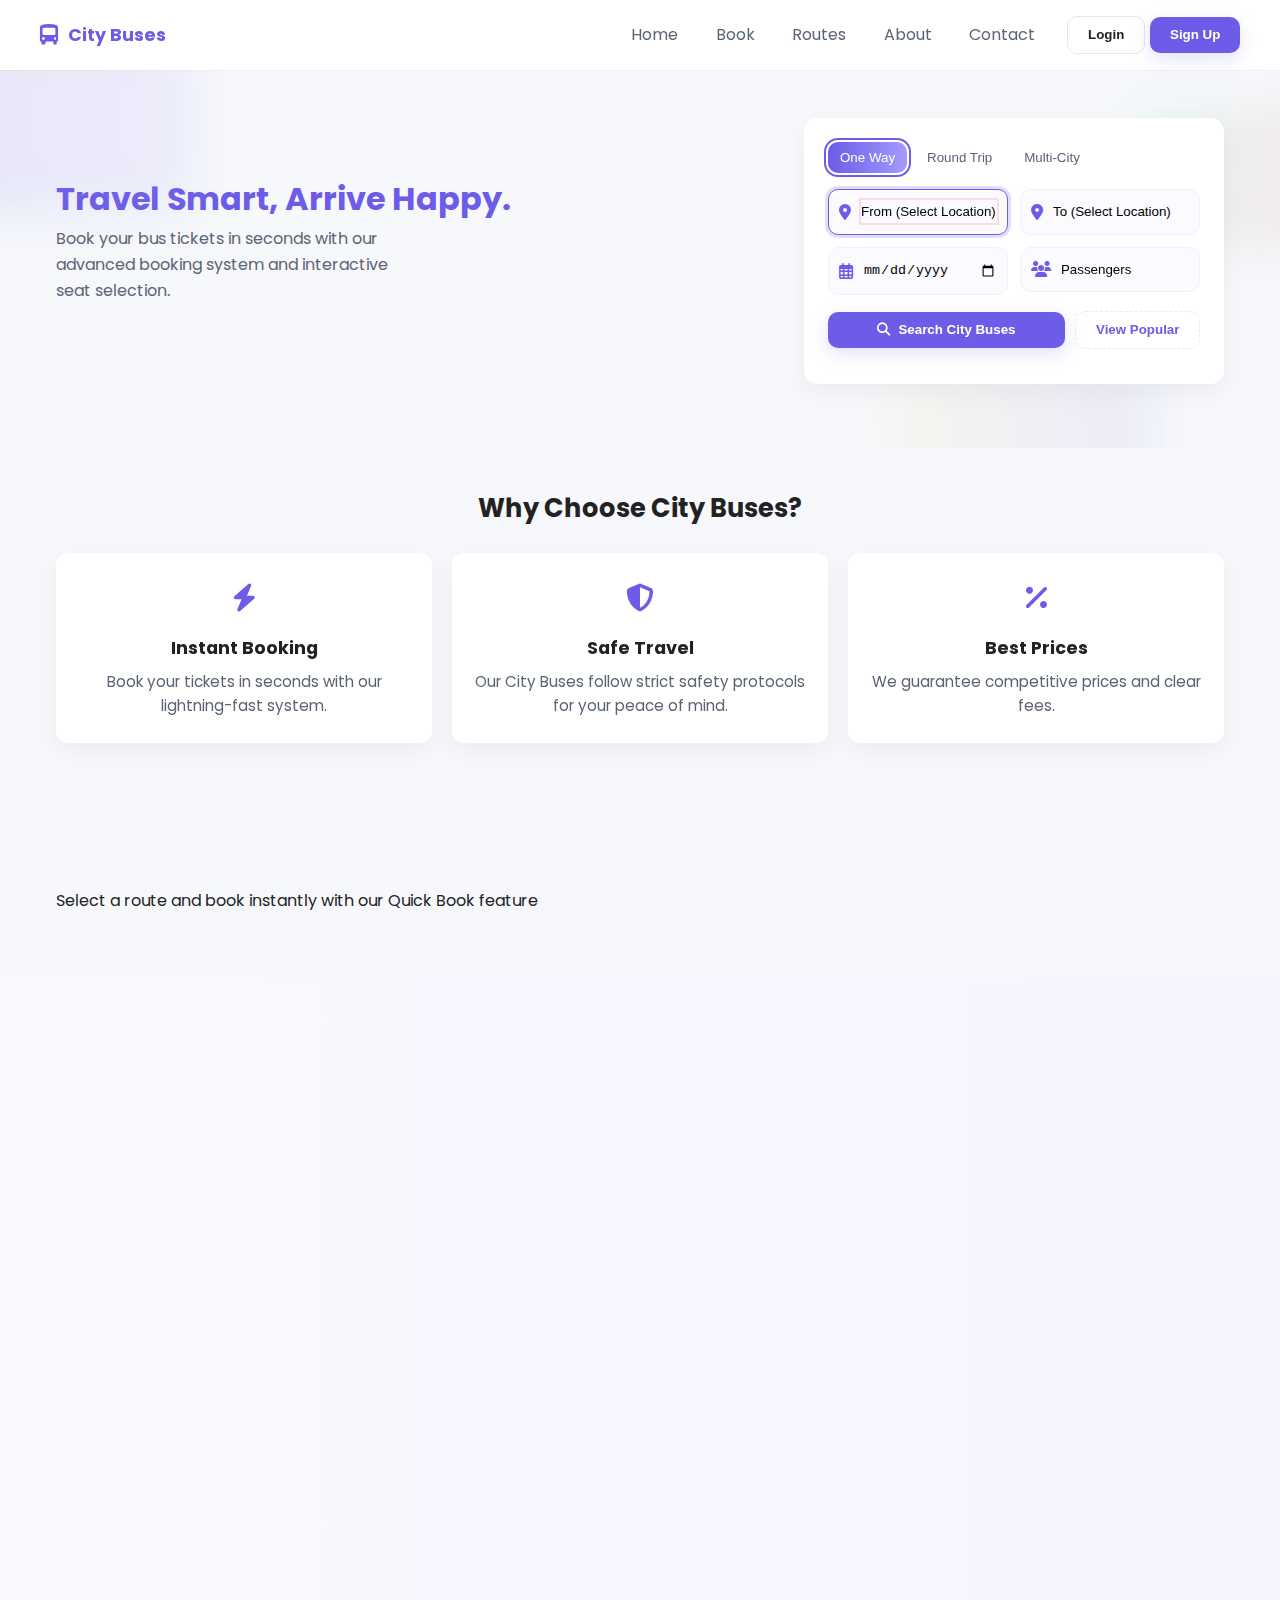
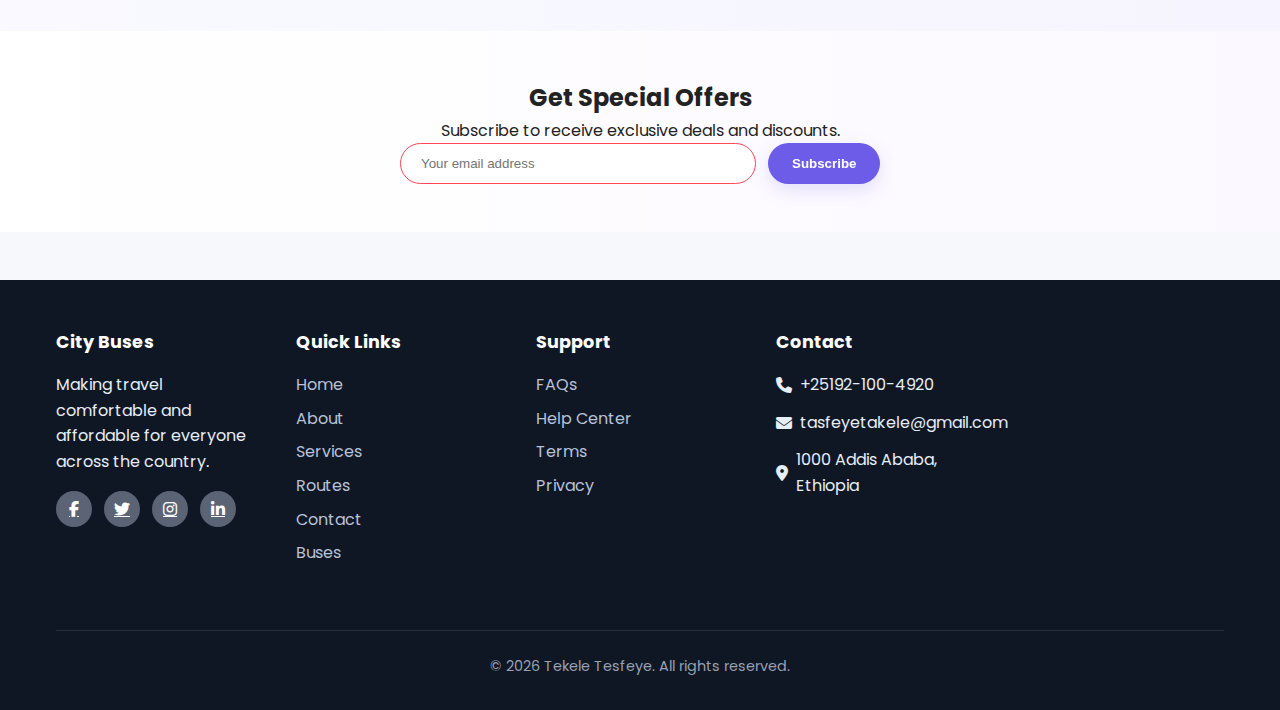
<file: Booking/book.html>
<!DOCTYPE html>
<html lang="en">
<head>
  <meta charset="utf-8" />
  <meta name="viewport" content="width=device-width,initial-scale=1" />
  <meta name="description" content="City Buses - Advanced bus booking system with real-time availability and interactive seat selection" />
  <title>City Buses | Book City Buses Online</title>

  <!-- Fonts & Icons -->
  <link href="https://fonts.googleapis.com/css2?family=Poppins:wght@300;400;500;600;700&display=swap" rel="stylesheet">
  <link rel="stylesheet" href="https://cdnjs.cloudflare.com/ajax/libs/font-awesome/6.4.0/css/all.min.css" crossorigin="anonymous" />
  <link rel="stylesheet" href="book.css" />

</head>
<body>
  
  <!-- Loading Overlay -->
  <div id="loadingOverlay" class="loading-overlay" aria-hidden="true">
    <div class="loading-spinner" role="status" aria-label="Loading"></div>
  </div>

  <!-- Header -->
  <header class="header" role="banner">
    <div class="container header-row">
      <a class="logo" href="#" aria-label="City Buses home">
        <i class="fas fa-bus-alt" aria-hidden="true"></i>
        <span>City Buses</span>
      </a>

      <button id="mobileMenuBtn" class="mobile-menu-btn" aria-expanded="false" aria-controls="mainNav" aria-label="Open navigation">
        <span class="hamburger" aria-hidden="true"></span>
      </button>

      <nav id="mainNav" class="main-nav" aria-hidden="true">
        <ul class="nav-list" role="menubar">
          <li role="none"><a role="menuitem" class="nav-link" href="#" aria-current="page">Home</a></li>
          <li role="none"><a role="menuitem" class="nav-link" href="#book">Book</a></li>
          <li role="none"><a role="menuitem" class="nav-link" href="#routes">Routes</a></li>
          <li role="none"><a role="menuitem" class="nav-link" href="#about">About</a></li>
          <li role="none"><a role="menuitem" class="nav-link" href="#contact">Contact</a></li>
        </ul>

        <div class="auth-buttons">
          <button class="btn btn-outline" type="button">Login</button>
          <button class="btn btn-primary" type="button">Sign Up</button>
        </div>
      </nav>
    </div>
  </header>

  <!-- Main -->
  <main id="main-content">
    <!-- Hero -->
    <section class="hero" id="book" aria-labelledby="hero-title">
      <div class="container hero-inner">
        <div class="hero-text">
          <h1 id="hero-title" class="hero-title">Travel Smart, Arrive Happy.</h1>
          <p class="hero-subtitle">Book your bus tickets in seconds with our advanced booking system and interactive seat selection.</p>
        </div>

        <div class="search-card" aria-labelledby="search-heading">
          <h2 id="search-heading" class="sr-only">Search City Buses</h2>

          <div class="search-tabs" role="tablist" aria-label="Search modes">
            <button class="search-tab active" role="tab" aria-selected="true" data-target="one-way-form">One Way</button>
            <button class="search-tab" role="tab" aria-selected="false" data-target="round-trip-form">Round Trip</button>
            <button class="search-tab" role="tab" aria-selected="false" data-target="multi-city-form">Multi-City</button>
          </div>

          <div class="search-forms">
            <!-- One Way -->
            <form id="one-way-form" class="search-form active" autocomplete="off" novalidate>
              <div class="row">
                <label class="form-group">
                  <span class="sr-only">From </span>
                  <div class="input-with-icon">
                    <i class="fas fa-map-marker-alt" aria-hidden="true"></i>
                    <select id="fromCity" name="fromCity" required>
                      <option value="" disabled selected>From (Select Location)</option>
                      <option value="Mexico">Mexico</option>
                      <option value="Megenagna">Megenagna</option>
                      <option value="Ayat">Ayat</option>
                      <option value="Bole">Bole</option>
                      <option value="CMC">CMC</option>
                      <option value="Arat Kilo">Arat Kilo</option>
                      <option value="Saris">Saris</option>
                      <option value="Mercato">Mercato</option>
                    </select>
                  </div>
                </label>

                <label class="form-group">
                  <span class="sr-only">To </span>
                  <div class="input-with-icon">
                    <i class="fas fa-map-marker-alt" aria-hidden="true"></i>
                    <select id="toCity" name="toCity" required>
                      <option value="" disabled selected>To (Select Location)</option>
                      <option value="Mexico">Mexico</option>
                      <option value="Megenagna">Megenagna</option>
                      <option value="Ayat">Ayat</option>
                      <option value="Bole">Bole</option>
                      <option value="CMC">CMC</option>
                      <option value="Arat Kilo">Arat Kilo</option>
                      <option value="Saris">Saris</option>
                      <option value="Mercato">Mercato</option>
                    </select>
                  </div>
                </label>
              </div>

              <div class="row">
                <label class="form-group">
                  <span class="sr-only">Departure Date</span>
                  <div class="input-with-icon">
                    <i class="far fa-calendar-alt" aria-hidden="true"></i>
                    <input id="departureDate" name="departureDate" type="date" required>
                  </div>
                </label>

               <label class="form-group">
                  <span class="sr-only">Passengers</span>
                  <div class="input-with-icon">
                    <i class="fas fa-users" aria-hidden="true"></i>
                    <select id="passengers" name="passengers" required>
                      <option value="" disabled selected>Passengers</option>
                      <option value="1">1 Passenger</option>
                      <option value="2">2 Passengers</option>
                      <option value="3">3 Passengers</option>
                      <option value="4">4 Passengers</option>
                      <option value="5">5 Passengers</option>
                    </select>
                  </div>
                </label>

              </div>

              <div class="row actions">
                <button type="submit" class="btn btn-primary btn-search">
                  <i class="fas fa-search" aria-hidden="true"></i> Search City Buses
                </button>
                <button type="button" id="viewPopularBtn" class="btn btn-ghost">View Popular</button>
              </div>
            </form>

            <!-- Round Trip (placeholder - same fields + return date) -->
            <form id="round-trip-form" class="search-form" hidden>
              <div class="row">
                <label class="form-group">
                  <span class="sr-only">From City</span>
                  <div class="input-with-icon">
                    <i class="fas fa-map-marker-alt"></i>
                    <select name="fromCityRt" required>
                      <option value="" disabled selected>From (Select Location)</option>
                      <option value="Mexico">Mexico</option>
                      <option value="Megenagna">Megenagna</option>
                      <option value="Ayat">Ayat</option>
                      <option value="Bole">Bole</option>
                      <option value="CMC">CMC</option>
                      <option value="Arat Kilo">Arat Kilo</option>
                      <option value="Saris">Saris</option>
                      <option value="Mercato">Mercato</option>
                    </select>
                  </div>
                </label>
                <label class="form-group">
                  <span class="sr-only">To City</span>
                  <div class="input-with-icon">
                    <i class="fas fa-map-marker-alt"></i>
                    <select name="toCityRt" required>
                      <option value="" disabled selected>To (Select Location)</option>
                      <option value="Mexico">Mexico</option>
                      <option value="Megenagna">Megenagna</option>
                      <option value="Ayat">Ayat</option>
                      <option value="Bole">Bole</option>
                      <option value="CMC">CMC</option>
                      <option value="Arat Kilo">Arat Kilo</option>
                      <option value="Saris">Saris</option>
                      <option value="Mercato">Mercato</option>
                    </select>
                  </div>
                </label>
              </div>
              <div class="row">
                <label class="form-group">
                  <span class="sr-only">Departure Date</span>
                  <div class="input-with-icon">
                    <i class="far fa-calendar-alt"></i>
                    <input name="departureDateRt" type="date" required>
                  </div>
                </label>
                <label class="form-group">
                  <span class="sr-only">Return Date</span>
                  <div class="input-with-icon">
                    <i class="far fa-calendar-alt"></i>
                    <input name="returnDateRt" type="date" required>
                  </div>
                </label>
              </div>
              <div class="row actions">
                <button type="submit" class="btn btn-primary">Search Round Trip</button>
              </div>
            </form>

            <!-- Multi City (placeholder) -->
            <form id="multi-city-form" class="search-form" hidden>
              <p class="muted">Multi-city search coming soon — you can search one-way or round-trip for now.</p>
            </form>
          </div>
        </div>
      </div>

      <!-- Decorative background elements -->
      <div class="hero-bg">
        <div class="bg-element bg-1" aria-hidden="true"></div>
        <div class="bg-element bg-2" aria-hidden="true"></div>
        <div class="bg-element bg-3" aria-hidden="true"></div>
      </div>
    </section>

    <!-- Features -->
    <section class="features-section" aria-labelledby="features-title">
      <div class="container">
        <h2 id="features-title" class="section-title">Why Choose City Buses?</h2>
        <div class="features-grid">
          <article class="feature-card" tabindex="0">
            <div class="feature-icon"><i class="fas fa-bolt"></i></div>
            <h3>Instant Booking</h3>
            <p>Book your tickets in seconds with our lightning-fast system.</p>
          </article>
          <article class="feature-card" tabindex="0">
            <div class="feature-icon"><i class="fas fa-shield-alt"></i></div>
            <h3>Safe Travel</h3>
            <p>Our City Buses follow strict safety protocols for your peace of mind.</p>
          </article>
          <article class="feature-card" tabindex="0">
            <div class="feature-icon"><i class="fas fa-percentage"></i></div>
            <h3>Best Prices</h3>
            <p>We guarantee competitive prices and clear fees.</p>
          </article>
        </div>
      </div>
    </section>

    <!-- Popular Routes -->
    <section id="routes" class="routes-section" aria-labelledby="routes-title">
      <div class="container">
        <h2 id="routes-title" class="section-title">Popular Routes</h2>
        <div class="routes-header" style="display: flex; justify-content: space-between; align-items: center; margin-bottom: 1.5rem;">
          <p>Select a route and book instantly with our Quick Book feature</p>
          <button id="quickBookBtn" class="btn btn-primary" style="display: none;">
            <i class="fas fa-bolt"></i> Quick Book Selected
          </button>
        </div>
        <div id="popularRoutes" class="routes-grid" aria-live="polite"></div>
      </div>
    </section>

   <!-- Testimonials -->
<section class="testimonials-section" aria-labelledby="testimonials-title">
  <div class="container">
    <h2 id="testimonials-title" class="section-title">What Our Customers Say</h2>

    <div class="testimonials-slider">
      <article class="testimonial-card" tabindex="0">
        <div class="testimonial-avatar"><i class="fas fa-user"></i></div>
        <blockquote class="testimonial-text">
          City Buses made my travel so convenient. The booking was fast and the bus was comfortable.
        </blockquote>
        <div class="testimonial-author">Sarah Abebe — Frequent Traveler</div>
      </article>

      <article class="testimonial-card" tabindex="0">
        <div class="testimonial-avatar"><i class="fas fa-user"></i></div>
        <blockquote class="testimonial-text">
          I love how easy it is to find and book my preferred route. The City Buses are always on time and clean.
        </blockquote>
        <div class="testimonial-author">Daniel Mekonnen — Daily Commuter</div>
      </article>

      <article class="testimonial-card" tabindex="0">
        <div class="testimonial-avatar"><i class="fas fa-user"></i></div>
        <blockquote class="testimonial-text">
          Excellent service from start to finish! The seat selection was easy, and the bus was smooth and enjoyable.
        </blockquote>
        <div class="testimonial-author">Marta Alemu — First-Time User</div>
      </article>

      <article class="testimonial-card" tabindex="0">
  <div class="testimonial-avatar"><i class="fas fa-user"></i></div>
  <blockquote class="testimonial-text">
    Booking was quick, and the bus was exceptionally comfortable. I'll definitely use this service again!
  </blockquote>
  <div class="testimonial-author">Yonatan Tadesse — Business Traveler</div>
</article>

    </div>
  </div>
</section>


    <!-- Newsletter -->
    <section class="newsletter-section" aria-labelledby="newsletter-title">
      <div class="container newsletter-inner">
        <h2 id="newsletter-title">Get Special Offers</h2>
        <p>Subscribe to receive exclusive deals and discounts.</p>
        <form id="newsletterForm" class="newsletter-form" novalidate>
          <label class="sr-only" for="newsletterEmail">Email</label>
          <input id="newsletterEmail" type="email" placeholder="Your email address" required>
          <button type="submit" class="btn btn-primary">Subscribe</button>
        </form>
      </div>
    </section>
  </main>

  <!-- Footer -->
  <footer class="footer" role="contentinfo">
    <div class="container footer-grid">
      <div class="footer-col">
        <h3 class="footer-title">City Buses</h3>
        <p>Making travel comfortable and affordable for everyone across the country.</p>
        <div class="social-links">
          <a href="#" aria-label="Facebook"><i class="fab fa-facebook-f"></i></a>
          <a href="#" aria-label="Twitter"><i class="fab fa-twitter"></i></a>
          <a href="#" aria-label="Instagram"><i class="fab fa-instagram"></i></a>
          <a href="#" aria-label="LinkedIn"><i class="fab fa-linkedin-in"></i></a>
        </div>
      </div>
      <nav class="footer-col" aria-label="Footer links">
        <h4 class="footer-title">Quick Links</h4>
        <ul class="footer-links">
          <li><a href="#">Home</a></li>
          <li><a href="#">About</a></li>
          <li><a href="#">Services</a></li>
          <li><a href="#routes">Routes</a></li>
          <li><a href="#contact">Contact</a></li>
          <li><a href="#buses">Buses</a></li>
        </ul>
      </nav>
      <div class="footer-col">
        <h4 class="footer-title">Support</h4>
        <ul class="footer-links">
          <li><a href="#">FAQs</a></li>
          <li><a href="#">Help Center</a></li>
          <li><a href="#">Terms</a></li>
          <li><a href="#">Privacy</a></li>
        </ul>
      </div>
      <div class="footer-col">
        <h4 class="footer-title">Contact</h4>
        <ul class="footer-contact">
          <li><i class="fas fa-phone"></i> +25192-100-4920</li>
          <li><i class="fas fa-envelope"></i> tasfeyetakele@gmail.com</li>
          <li><i class="fas fa-map-marker-alt"></i> 1000 Addis Ababa, Ethiopia</li>
        </ul>
      </div>

      <div class="footer-bottom">
        <p>&copy; <span id="currentYear"></span> Tekele Tesfeye. All rights reserved.</p>
      </div>
    </div>
  </footer>

  <!-- Seat Selection Modal -->
  <div id="seatModal" class="modal-overlay" aria-hidden="true" role="dialog" aria-modal="true" aria-labelledby="modalTitle">
    <div class="modal">
      <button id="modalClose" class="modal-close" aria-label="Close seat selection">
        <i class="fas fa-times"></i>
      </button>

      <header class="modal-header">
        <h2 id="modalTitle">Select Your Seats</h2>
        <p class="muted" id="modalSubtitle">Choose preferred seats for a comfortable journey</p>
      </header>

      <section class="modal-body">
        <div class="bus-info">
          <div><i class="fas fa-route"></i> <span id="modalRoute">—</span></div>
          <div><i class="far fa-calendar-alt"></i> <span id="modalDate">—</span></div>
          <div><i class="far fa-clock"></i> <span id="modalTime">—</span></div>
          <div><i class="fas fa-bus"></i> <span id="modalBusType">—</span></div>
        </div>

        <div class="seat-selection">
          <div id="seatsGrid" class="seats-grid" aria-label="Seat map"></div>

          <aside class="seat-legend">
            <div class="legend-item"><span class="legend-box available"></span><small>Available</small></div>
            <div class="legend-item"><span class="legend-box selected"></span><small>Selected</small></div>
            <div class="legend-item"><span class="legend-box booked"></span><small>Booked</small></div>
          </aside>
        </div>

        <div class="passenger-details">
          <h3>Passenger Details</h3>
          <form id="passengerForm" novalidate>
            <!-- dynamic inputs -->
          </form>
        </div>
      </section>

      <footer class="modal-actions">
        <button id="cancelBooking" class="btn btn-outline">Cancel</button>
        <button id="confirmBooking" class="btn btn-primary">Confirm Booking</button>
      </footer>
    </div>
  </div>

  <!-- Confirmation Modal -->
  <div id="confirmationModal" class="modal-overlay" aria-hidden="true" role="dialog" aria-modal="true" aria-labelledby="confirmTitle">
    <div class="modal confirmation">
      <header class="modal-header">
        <h2 id="confirmTitle">Booking Confirmed!</h2>
      </header>

      <section class="modal-body confirmation-body">
        <div class="confirmation-icon"><i class="fas fa-check-circle"></i></div>
        <div class="confirmation-details">
          <div><strong>Booking ID:</strong> <span id="confirmationId">—</span></div>
          <div><strong>Route:</strong> <span id="confirmationRoute">—</span></div>
          <div><strong>Date:</strong> <span id="confirmationDate">—</span></div>
          <div><strong>Time:</strong> <span id="confirmationTime">—</span></div>
          <div><strong>Seats:</strong> <span id="confirmationSeats">—</span></div>
          <div><strong>Total:</strong> <span id="confirmationTotal">—</span></div>
        </div>
      </section>

      <footer class="modal-actions">
        <button id="printTicket" class="btn btn-primary">Print Ticket</button>
        <button id="closeConfirmation" class="btn btn-outline">Close</button>
      </footer>
    </div>
  </div>

  <script src="book.js"></script>
</body>
</html>
</file>
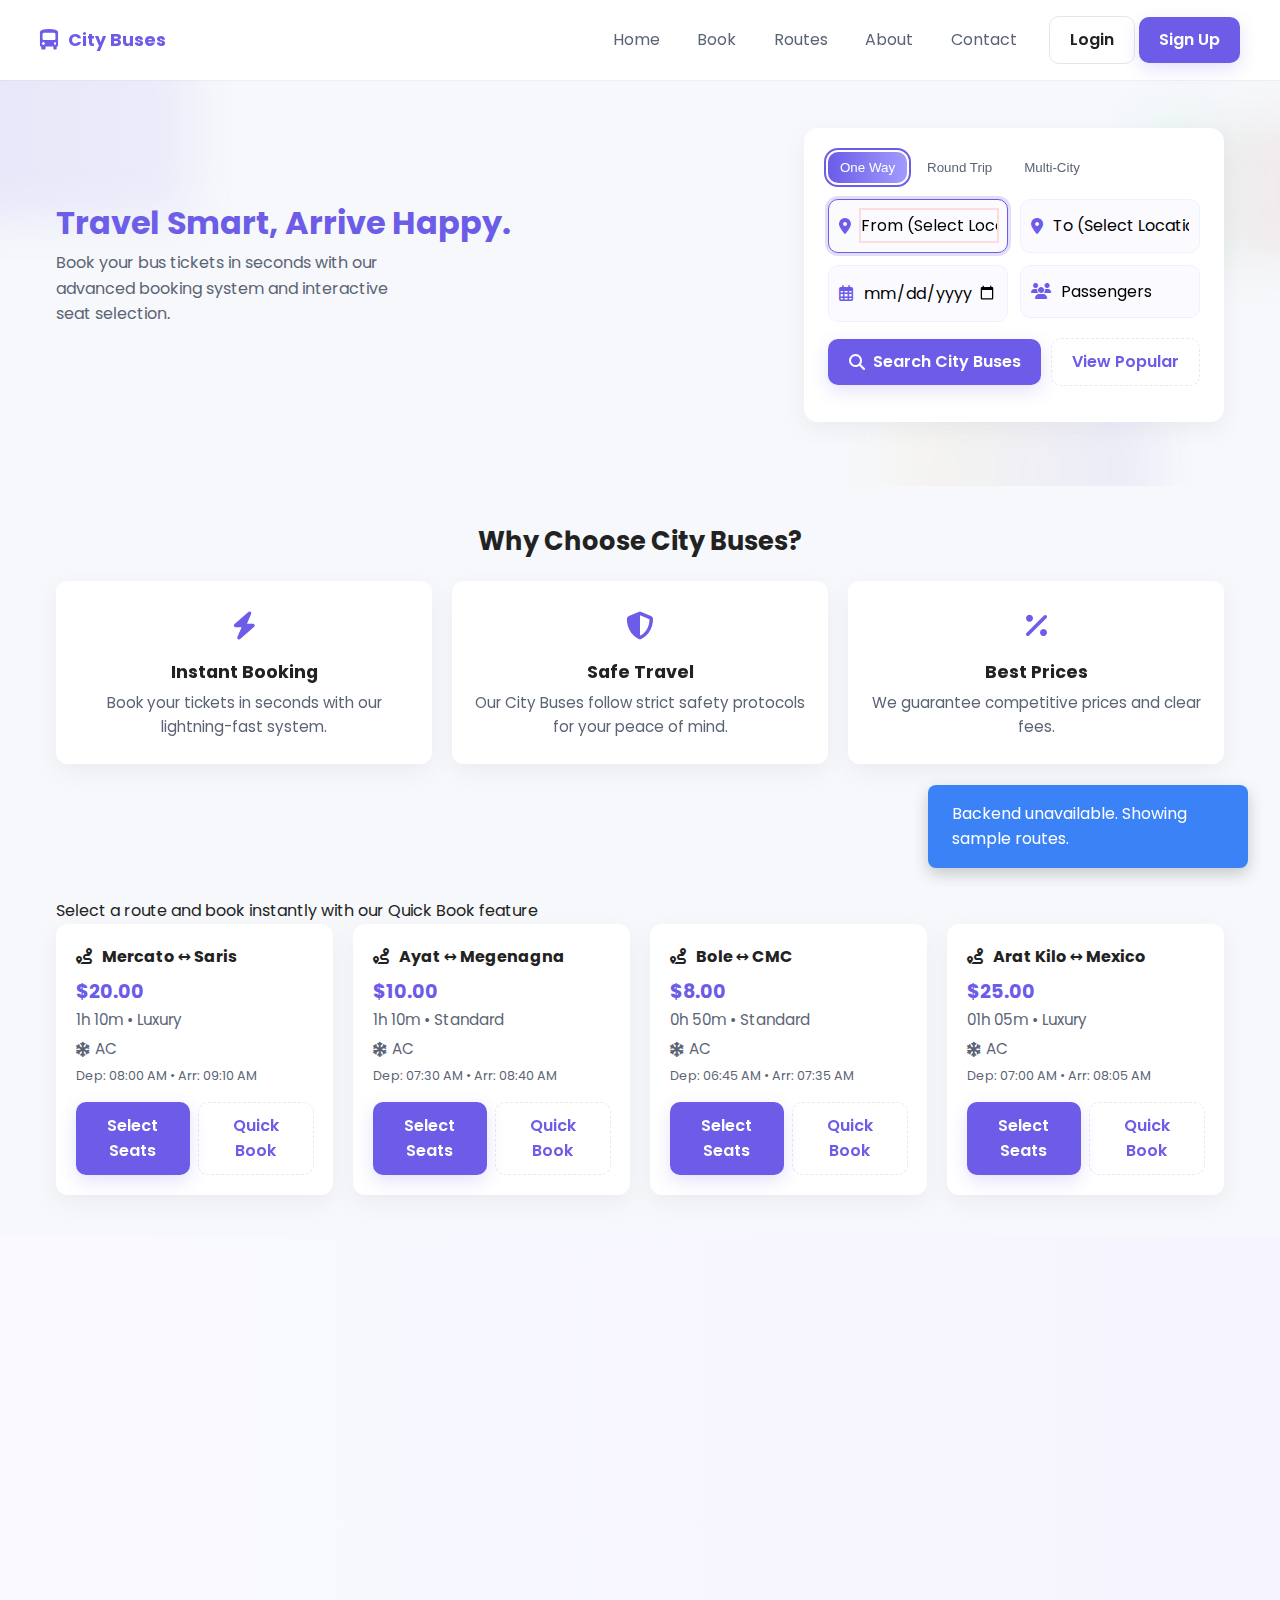
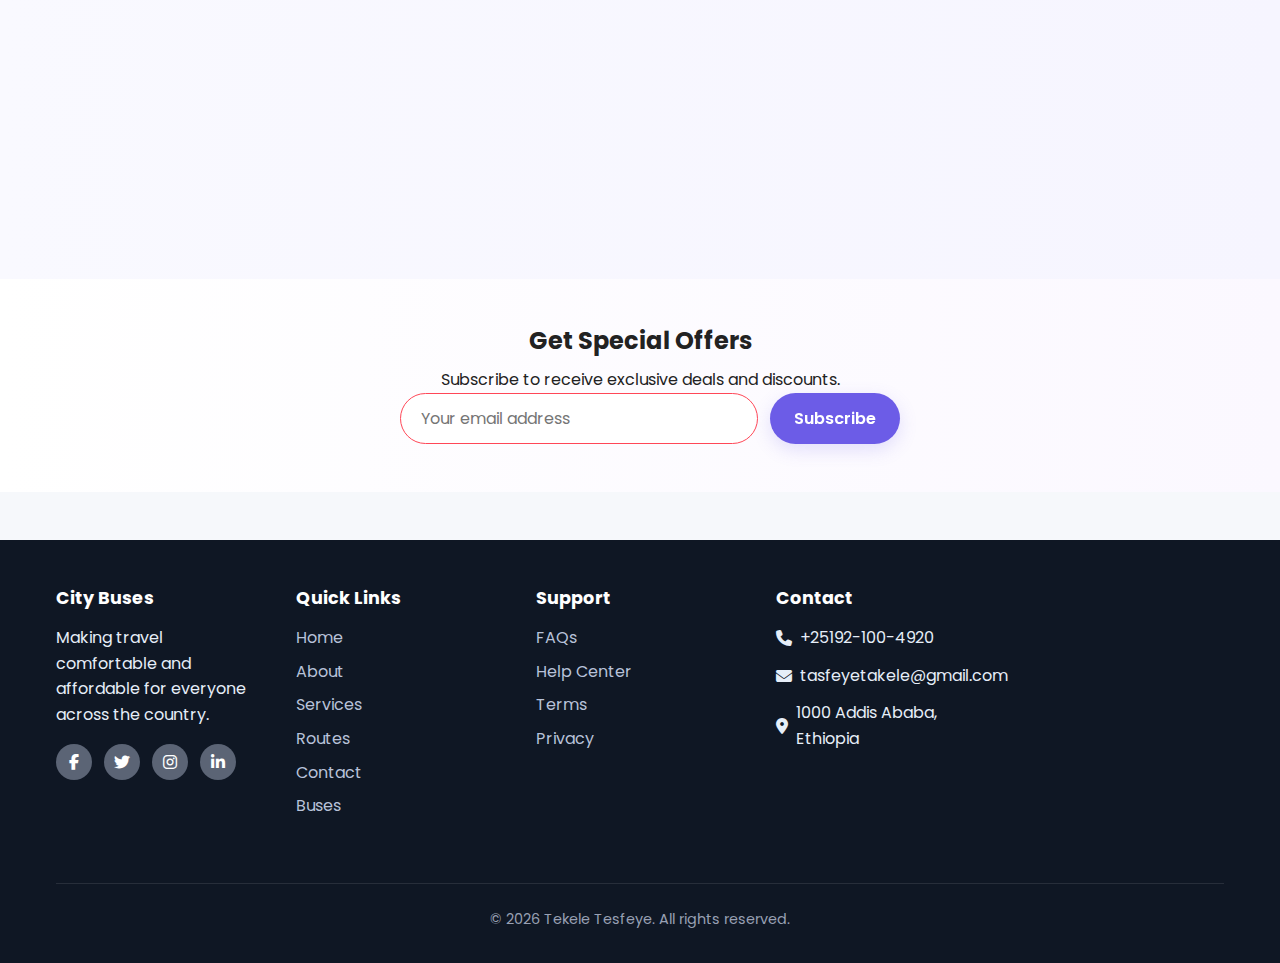
<file: Home/book.html>
<!DOCTYPE html>
<html lang="en">
<head>
  <meta charset="utf-8" />
  <meta name="viewport" content="width=device-width,initial-scale=1" />
  <meta name="description" content="City Buses - Advanced bus booking system with real-time availability and interactive seat selection" />
  <title>City Buses | Book City Buses Online</title>

  <!-- Fonts & Icons -->
  <link href="https://fonts.googleapis.com/css2?family=Poppins:wght@300;400;500;600;700&display=swap" rel="stylesheet">
  <link rel="stylesheet" href="https://cdnjs.cloudflare.com/ajax/libs/font-awesome/6.4.0/css/all.min.css" crossorigin="anonymous" />
  <link rel="stylesheet" href="book.css" />

</head>
<body>
  
  <!-- Loading Overlay -->
  <div id="loadingOverlay" class="loading-overlay" hidden aria-hidden="true">
    <div class="loading-spinner" role="status" aria-label="Loading"></div>
  </div>

  <!-- Header -->
  <header class="header" role="banner">
    <div class="container header-row">
      <a class="logo" href="#" aria-label="City Buses home">
        <i class="fas fa-bus-alt" aria-hidden="true"></i>
        <span>City Buses</span>
      </a>

      <button id="mobileMenuBtn" class="mobile-menu-btn" aria-expanded="false" aria-controls="mainNav" aria-label="Open navigation">
        <span class="hamburger" aria-hidden="true"></span>
      </button>

      <nav id="mainNav" class="main-nav" aria-hidden="true">
        <ul class="nav-list" role="menubar">
          <li role="none"><a role="menuitem" class="nav-link" href="#" aria-current="page">Home</a></li>
          <li role="none"><a role="menuitem" class="nav-link" href="#book">Book</a></li>
          <li role="none"><a role="menuitem" class="nav-link" href="#routes">Routes</a></li>
          <li role="none"><a role="menuitem" class="nav-link" href="#about">About</a></li>
          <li role="none"><a role="menuitem" class="nav-link" href="#contact">Contact</a></li>
        </ul>

        <div class="auth-buttons">
          <button class="btn btn-outline" type="button">Login</button>
          <button class="btn btn-primary" type="button">Sign Up</button>
        </div>
      </nav>
    </div>
  </header>

  <!-- Main -->
  <main id="main-content">
    <!-- Hero -->
    <section class="hero" id="book" aria-labelledby="hero-title">
      <div class="container hero-inner">
        <div class="hero-text">
          <h1 id="hero-title" class="hero-title">Travel Smart, Arrive Happy.</h1>
          <p class="hero-subtitle">Book your bus tickets in seconds with our advanced booking system and interactive seat selection.</p>
        </div>

        <div class="search-card" aria-labelledby="search-heading">
          <h2 id="search-heading" class="sr-only">Search City Buses</h2>

          <div class="search-tabs" role="tablist" aria-label="Search modes">
            <button class="search-tab active" role="tab" aria-selected="true" data-target="one-way-form">One Way</button>
            <button class="search-tab" role="tab" aria-selected="false" data-target="round-trip-form">Round Trip</button>
            <button class="search-tab" role="tab" aria-selected="false" data-target="multi-city-form">Multi-City</button>
          </div>

          <div class="search-forms">
            <!-- One Way -->
            <form id="one-way-form" class="search-form active" autocomplete="off" novalidate>
              <div class="row">
                <div class="form-group">
                  <label for="fromCity" class="sr-only">From</label>
                  <div class="input-with-icon">
                    <i class="fas fa-map-marker-alt" aria-hidden="true"></i>
                    <select id="fromCity" name="fromCity" required>
                      <option value="" disabled selected>From (Select Location)</option>
                      <option value="Mexico">Mexico</option>
                      <option value="Megenagna">Megenagna</option>
                      <option value="Ayat">Ayat</option>
                      <option value="Bole">Bole</option>
                      <option value="CMC">CMC</option>
                      <option value="Arat Kilo">Arat Kilo</option>
                      <option value="Saris">Saris</option>
                      <option value="Mercato">Mercato</option>
                    </select>
                  </div>
                </div>

                <div class="form-group">
                  <label for="toCity" class="sr-only">To</label>
                  <div class="input-with-icon">
                    <i class="fas fa-map-marker-alt" aria-hidden="true"></i>
                    <select id="toCity" name="toCity" required>
                      <option value="" disabled selected>To (Select Location)</option>
                      <option value="Mexico">Mexico</option>
                      <option value="Megenagna">Megenagna</option>
                      <option value="Ayat">Ayat</option>
                      <option value="Bole">Bole</option>
                      <option value="CMC">CMC</option>
                      <option value="Arat Kilo">Arat Kilo</option>
                      <option value="Saris">Saris</option>
                      <option value="Mercato">Mercato</option>
                      
                    </select>
                  </div>
                </div>
              </div>

              <div class="row">
                <div class="form-group">
                  <label for="departureDate" class="sr-only">Departure Date</label>
                  <div class="input-with-icon">
                    <i class="far fa-calendar-alt" aria-hidden="true"></i>
                    <input id="departureDate" name="departureDate" type="date" required>
                  </div>
                </div>

                <div class="form-group">
                  <label for="passengers" class="sr-only">Passengers</label>
                  <div class="input-with-icon">
                    <i class="fas fa-users" aria-hidden="true"></i>
                    <select id="passengers" name="passengers" required>
                      <option value="" disabled selected>Passengers</option>
                      <option value="1">1 Passenger</option>
                      <option value="2">2 Passengers</option>
                      <option value="3">3 Passengers</option>
                      <option value="4">4 Passengers</option>
                      <option value="5">5 Passengers</option>
                    </select>
                  </div>
                </div>
              </div>

              <div class="row actions">
                <button type="submit" class="btn btn-primary btn-search">
                  <i class="fas fa-search" aria-hidden="true"></i> Search City Buses
                </button>
                <button type="button" id="viewPopularBtn" class="btn btn-ghost">View Popular</button>
              </div>
            </form>

            <!-- Round Trip (placeholder - same fields + return date) -->
            <form id="round-trip-form" class="search-form" hidden>
              <div class="row">
                <div class="form-group">
                  <label for="fromCityRt" class="sr-only">From City</label>
                  <div class="input-with-icon">
                    <i class="fas fa-map-marker-alt" aria-hidden="true"></i>
                    <select id="fromCityRt" name="fromCityRt" required>
                      <option value="" disabled selected>From (Select Location)</option>
                      <option value="Mexico">Mexico</option>
                      <option value="Megenagna">Megenagna</option>
                      <option value="Ayat">Ayat</option>
                      <option value="Bole">Bole</option>
                      <option value="CMC">CMC</option>
                      <option value="Arat Kilo">Arat Kilo</option>
                      <option value="Saris">Saris</option>
                      <option value="Mercato">Mercato</option>
                    </select>
                  </div>
                </div>
                <div class="form-group">
                  <label for="toCityRt" class="sr-only">To City</label>
                  <div class="input-with-icon">
                    <i class="fas fa-map-marker-alt" aria-hidden="true"></i>
                    <select id="toCityRt" name="toCityRt" required>
                      <option value="" disabled selected>To (Select Location)</option>
                      <option value="Mexico">Mexico</option>
                      <option value="Megenagna">Megenagna</option>
                      <option value="Ayat">Ayat</option>
                      <option value="Bole">Bole</option>
                      <option value="CMC">CMC</option>
                      <option value="Arat Kilo">Arat Kilo</option>
                      <option value="Saris">Saris</option>
                      <option value="Mercato">Mercato</option>
                    </select>
                  </div>
                </div>
              </div>
              <div class="row">
                <div class="form-group">
                  <label for="departureDateRt" class="sr-only">Departure Date</label>
                  <div class="input-with-icon">
                    <i class="far fa-calendar-alt" aria-hidden="true"></i>
                    <input id="departureDateRt" name="departureDateRt" type="date" required>
                  </div>
                </div>
                <div class="form-group">
                  <label for="returnDateRt" class="sr-only">Return Date</label>
                  <div class="input-with-icon">
                    <i class="far fa-calendar-alt" aria-hidden="true"></i>
                    <input id="returnDateRt" name="returnDateRt" type="date" required>
                  </div>
                </div>
              </div>
              <div class="row actions">
                <button type="submit" class="btn btn-primary">Search Round Trip</button>
              </div>
            </form>

            <!-- Multi City (placeholder) -->
            <form id="multi-city-form" class="search-form" hidden>
              <p class="muted">Multi-city search coming soon — you can search one-way or round-trip for now.</p>
            </form>
          </div>
        </div>
      </div>

      <!-- Decorative background elements -->
      <div class="hero-bg">
        <div class="bg-element bg-1" aria-hidden="true"></div>
        <div class="bg-element bg-2" aria-hidden="true"></div>
        <div class="bg-element bg-3" aria-hidden="true"></div>
      </div>
    </section>

    <!-- Features -->
    <section class="features-section" aria-labelledby="features-title">
      <div class="container">
        <h2 id="features-title" class="section-title">Why Choose City Buses?</h2>
        <div class="features-grid">
          <article class="feature-card" tabindex="0">
            <div class="feature-icon"><i class="fas fa-bolt" aria-hidden="true"></i></div>
            <h3>Instant Booking</h3>
            <p>Book your tickets in seconds with our lightning-fast system.</p>
          </article>
          <article class="feature-card" tabindex="0">
            <div class="feature-icon"><i class="fas fa-shield-alt" aria-hidden="true"></i></div>
            <h3>Safe Travel</h3>
            <p>Our City Buses follow strict safety protocols for your peace of mind.</p>
          </article>
          <article class="feature-card" tabindex="0">
            <div class="feature-icon"><i class="fas fa-percentage" aria-hidden="true"></i></div>
            <h3>Best Prices</h3>
            <p>We guarantee competitive prices and clear fees.</p>
          </article>
        </div>
      </div>
    </section>

    <!-- Popular Routes -->
    <section id="routes" class="routes-section" aria-labelledby="routes-title">
      <div class="container">
        <h2 id="routes-title" class="section-title">Popular Routes</h2>
        <div class="routes-header">
          <p>Select a route and book instantly with our Quick Book feature</p>
          <button id="quickBookBtn" class="btn btn-primary" style="display: none;">
            <i class="fas fa-bolt" aria-hidden="true"></i> Quick Book Selected
          </button>
        </div>
        <div id="popularRoutes" class="routes-grid" aria-live="polite"></div>
      </div>
    </section>

   <!-- Testimonials -->
<section class="testimonials-section" aria-labelledby="testimonials-title">
  <div class="container">
    <h2 id="testimonials-title" class="section-title">What Our Customers Say</h2>

    <div class="testimonials-slider">
      <article class="testimonial-card" tabindex="0">
        <div class="testimonial-avatar"><i class="fas fa-user" aria-hidden="true"></i></div>
        <blockquote class="testimonial-text">
          City Buses made my travel so convenient. The booking was fast and the bus was comfortable.
        </blockquote>
        <div class="testimonial-author">Sarah Abebe — Frequent Traveler</div>
      </article>

      <article class="testimonial-card" tabindex="0">
        <div class="testimonial-avatar"><i class="fas fa-user" aria-hidden="true"></i></div>
        <blockquote class="testimonial-text">
          I love how easy it is to find and book my preferred route. The City Buses are always on time and clean.
        </blockquote>
        <div class="testimonial-author">Daniel Mekonnen — Daily Commuter</div>
      </article>

      <article class="testimonial-card" tabindex="0">
        <div class="testimonial-avatar"><i class="fas fa-user" aria-hidden="true"></i></div>
        <blockquote class="testimonial-text">
          Excellent service from start to finish! The seat selection was easy, and the bus was smooth and enjoyable.
        </blockquote>
        <div class="testimonial-author">Marta Alemu — First-Time User</div>
      </article>

      <article class="testimonial-card" tabindex="0">
        <div class="testimonial-avatar"><i class="fas fa-user" aria-hidden="true"></i></div>
        <blockquote class="testimonial-text">
          Booking was quick, and the bus was exceptionally comfortable. I'll definitely use this service again!
        </blockquote>
        <div class="testimonial-author">Yonatan Tadesse — Business Traveler</div>
      </article>
    </div>
  </div>
</section>


    <!-- Newsletter -->
    <section class="newsletter-section" aria-labelledby="newsletter-title">
      <div class="container newsletter-inner">
        <h2 id="newsletter-title">Get Special Offers</h2>
        <p>Subscribe to receive exclusive deals and discounts.</p>
        <form id="newsletterForm" class="newsletter-form" novalidate>
          <label for="newsletterEmail" class="sr-only">Email</label>
          <input id="newsletterEmail" type="email" placeholder="Your email address" required>
          <button type="submit" class="btn btn-primary">Subscribe</button>
        </form>
      </div>
    </section>
  </main>

  <!-- Footer -->
  <footer class="footer" role="contentinfo">
    <div class="container footer-grid">
      <div class="footer-col">
        <h3 class="footer-title">City Buses</h3>
        <p>Making travel comfortable and affordable for everyone across the country.</p>
        <div class="social-links">
          <a href="#" aria-label="Facebook"><i class="fab fa-facebook-f" aria-hidden="true"></i></a>
          <a href="#" aria-label="Twitter"><i class="fab fa-twitter" aria-hidden="true"></i></a>
          <a href="#" aria-label="Instagram"><i class="fab fa-instagram" aria-hidden="true"></i></a>
          <a href="#" aria-label="LinkedIn"><i class="fab fa-linkedin-in" aria-hidden="true"></i></a>
        </div>
      </div>
      <nav class="footer-col" aria-label="Footer links">
        <h4 class="footer-title">Quick Links</h4>
        <ul class="footer-links">
          <li><a href="#">Home</a></li>
          <li><a href="#">About</a></li>
          <li><a href="#">Services</a></li>
          <li><a href="#routes">Routes</a></li>
          <li><a href="#contact">Contact</a></li>
          <li><a href="#buses">Buses</a></li>
        </ul>
      </nav>
      <div class="footer-col">
        <h4 class="footer-title">Support</h4>
        <ul class="footer-links">
          <li><a href="#">FAQs</a></li>
          <li><a href="#">Help Center</a></li>
          <li><a href="#">Terms</a></li>
          <li><a href="#">Privacy</a></li>
        </ul>
      </div>
      <div class="footer-col">
        <h4 class="footer-title">Contact</h4>
        <ul class="footer-contact">
          <li><i class="fas fa-phone" aria-hidden="true"></i> +25192-100-4920</li>
          <li><i class="fas fa-envelope" aria-hidden="true"></i> tasfeyetakele@gmail.com</li>
          <li><i class="fas fa-map-marker-alt" aria-hidden="true"></i> 1000 Addis Ababa, Ethiopia</li>
        </ul>
      </div>

      <div class="footer-bottom">
        <p>&copy; <span id="currentYear"></span> Tekele Tesfeye. All rights reserved.</p>
      </div>
    </div>
  </footer>

  <!-- Seat Selection Modal -->
  <div id="seatModal" class="modal-overlay" hidden aria-hidden="true" role="dialog" aria-modal="true" aria-labelledby="modalTitle">
    <div class="modal">
      <button id="modalClose" class="modal-close" aria-label="Close seat selection">
        <i class="fas fa-times" aria-hidden="true"></i>
      </button>

      <header class="modal-header">
        <h2 id="modalTitle">Select Your Seats</h2>
        <p class="muted" id="modalSubtitle">Choose preferred seats for a comfortable journey</p>
      </header>

      <section class="modal-body">
        <div class="bus-info">
          <div><i class="fas fa-route" aria-hidden="true"></i> <span id="modalRoute">—</span></div>
          <div><i class="far fa-calendar-alt" aria-hidden="true"></i> <span id="modalDate">—</span></div>
          <div><i class="far fa-clock" aria-hidden="true"></i> <span id="modalTime">—</span></div>
          <div><i class="fas fa-bus" aria-hidden="true"></i> <span id="modalBusType">—</span></div>
        </div>

        <div class="seat-selection">
          <div id="seatsGrid" class="seats-grid" aria-label="Seat map"></div>

          <aside class="seat-legend">
            <div class="legend-item"><span class="legend-box available"></span><small>Available</small></div>
            <div class="legend-item"><span class="legend-box selected"></span><small>Selected</small></div>
            <div class="legend-item"><span class="legend-box booked"></span><small>Booked</small></div>
          </aside>
        </div>

        <div class="passenger-details">
          <h3>Passenger Details</h3>
          <form id="passengerForm" novalidate>
            <!-- dynamic inputs -->
          </form>
        </div>
      </section>

      <footer class="modal-actions">
        <button id="cancelBooking" class="btn btn-outline">Cancel</button>
        <button id="confirmBooking" class="btn btn-primary">Confirm Booking</button>
      </footer>
    </div>
  </div>

  <!-- Confirmation Modal -->
  <div id="confirmationModal" class="modal-overlay" hidden aria-hidden="true" role="dialog" aria-modal="true" aria-labelledby="confirmTitle">
    <div class="modal confirmation">
      <header class="modal-header">
        <h2 id="confirmTitle">Booking Confirmed!</h2>
      </header>

      <section class="modal-body confirmation-body">
        <div class="confirmation-icon"><i class="fas fa-check-circle" aria-hidden="true"></i></div>
        <div class="confirmation-details">
          <div><strong>Booking ID:</strong> <span id="confirmationId">—</span></div>
          <div><strong>Route:</strong> <span id="confirmationRoute">—</span></div>
          <div><strong>Date:</strong> <span id="confirmationDate">—</span></div>
          <div><strong>Time:</strong> <span id="confirmationTime">—</span></div>
          <div><strong>Seats:</strong> <span id="confirmationSeats">—</span></div>
          <div><strong>Total:</strong> <span id="confirmationTotal">—</span></div>
        </div>
      </section>

      <footer class="modal-actions">
        <button id="printTicket" class="btn btn-primary">Print Ticket</button>
        <button id="closeConfirmation" class="btn btn-outline">Close</button>
      </footer>
    </div>
  </div>

  <script src="book.js"></script>
</body>
</html>
</file>
<file: Booking/book.css>
/* ==============
       Base / Utilities 
       ============== */

    :root {
      --color-bg: #f6f8fb;
      --color-card: #fff;
      --color-primary: #6c5ce7;
      --color-accent: #ff6b6b;
      --color-text: #222;
      --color-text-muted: #5b6475;
      --color-error: #ff4757;
      --shadow-default: 0 8px 24px rgba(16, 24, 40, 0.05);
      --radius-default: 12px;
      --transition-default: 0.2s ease;
      font-family: "Poppins", system-ui, -apple-system, "Segoe UI", Roboto, "Helvetica Neue", Arial;
      -webkit-font-smoothing: antialiased;
      -moz-osx-font-smoothing: grayscale;
    }

    *, *::before, *::after {
      box-sizing: border-box;
      margin: 0;
    }

    /* Base styles */
    html {
      -webkit-text-size-adjust: 100%;
      scroll-behavior: smooth;
    }

    body {
      min-height: 100vh;
      margin: 0;
      background: var(--color-bg);
      color: var(--color-text);
      line-height: 1.6;
      text-rendering: optimizeLegibility;
    }

    /* Container */
    .container {
      width: 100%;
      max-width: 1200px;
      margin: 0 auto;
      padding: 0 1rem;
    }

    /* Buttons - enhanced states  */
    .btn {
      display: inline-flex;
      align-items: center;
      justify-content: center;
      gap: 0.5rem;
      border: 0;
      padding: 0.65rem 1.25rem;
      border-radius: 10px;
      font-weight: 600;
      cursor: pointer;
      transition:
        transform var(--transition-default),
        background-color var(--transition-default);
      will-change: transform;
    }
    .btn:active {
      transform: translateY(1px);
    }
    .btn-primary {
      background: var(--color-primary);
      color: #fff;
      box-shadow: 0 6px 18px rgba(108, 92, 231, 0.18);
    }
    .btn-primary:hover,
    .btn-primary:focus-visible {
      transform: translateY(-2px);
      box-shadow: 0 8px 24px rgba(108, 92, 231, 0.25);
      outline: 2px solid var(--color-primary);
      outline-offset: 2px;
    }
    .btn-outline {
      background: #fff;
      border: 1px solid #e6e6e6;
      color: var(--color-text);
    }
    .btn-outline:hover,
    .btn-outline:focus-visible {
      border-color: var(--color-primary);
      color: var(--color-primary);
      outline: 2px solid var(--color-primary);
      outline-offset: 2px;
    }
    .btn-ghost {
      background: transparent;
      color: var(--color-primary);
      border: 1px dashed rgba(108, 92, 231, 0.15);
    }
    .btn-ghost:hover,
    .btn-ghost:focus-visible {
      border-style: solid;
      background: rgba(108, 92, 231, 0.05);
      outline: 2px solid var(--color-primary);
      outline-offset: 2px;
    }

    /* Header  */
    .header {
      background: linear-gradient(90deg, #fff, #fff);
      box-shadow: 0 1px 0 rgba(0, 0, 0, 0.03);
      position: sticky;
      top: 0;
      z-index: 1000;
      backdrop-filter: blur(6px);
      -webkit-backdrop-filter: blur(6px); /* Safari support */
    }
    .header-row {
      display: flex;
      align-items: center;
      justify-content: space-between;
      padding: 1rem 0;
    }
    .logo {
      display: flex;
      align-items: center;
      gap: 0.6rem;
      text-decoration: none;
      color: var(--color-primary);
      font-weight: 700;
      font-size: 1.1rem;
      transition: opacity var(--transition-default);
    }
    .logo:hover,
    .logo:focus-visible {
      opacity: 0.9;
      outline: 2px solid var(--color-primary);
      outline-offset: 2px;
    }
    .logo i {
      font-size: 1.3rem;
    }

    /* Navigation  */
    .main-nav {
      display: flex;
      align-items: center;
      gap: 1.2rem;
    }
    .nav-list {
      display: flex;
      gap: 0.75rem;
      list-style: none;
      margin: 0;
      padding: 0;
    }
    .nav-link {
      padding: 0.5rem 0.8rem;
      color: var(--color-text-muted);
      text-decoration: none;
      border-radius: 8px;
      transition:
        background-color var(--transition-default),
        color var(--transition-default);
    }
    .nav-link:hover,
    .nav-link.active,
    .nav-link:focus-visible {
      color: var(--color-primary);
      background: rgba(108, 92, 231, 0.06);
      outline: 2px solid var(--color-primary);
      outline-offset: 2px;
    }

    /* Mobile menu button  */
    .mobile-menu-btn {
      display: none;
      background: none;
      border: 0;
      cursor: pointer;
      padding: 0.5rem;
      z-index: 1001;
      border-radius: 4px;
    }
    .mobile-menu-btn:focus-visible {
      outline: 2px solid var(--color-primary);
      outline-offset: 2px;
    }
    .hamburger {
      display: inline-block;
      width: 28px;
      height: 2px;
      background: var(--color-text);
      position: relative;
      transition: transform 0.2s ease;
    }
    .hamburger::before,
    .hamburger::after {
      content: "";
      position: absolute;
      left: 0;
      width: 28px;
      height: 2px;
      background: var(--color-text);
      transition:
        transform var(--transition-default),
        top var(--transition-default);
    }
    .hamburger::before {
      top: -8px;
    }
    .hamburger::after {
      top: 8px;
    }
    .mobile-menu-btn[aria-expanded="true"] .hamburger {
      transform: rotate(45deg);
    }
    .mobile-menu-btn[aria-expanded="true"] .hamburger::before {
      top: 0;
      transform: rotate(90deg);
    }
    .mobile-menu-btn[aria-expanded="true"] .hamburger::after {
      top: 0;
      transform: rotate(90deg);
      opacity: 0;
    }

    /* Hero section  */
    .hero {
      padding: 3rem 0 4rem;
      position: relative;
      overflow: hidden;
    }
    .hero-inner {
      display: grid;
      grid-template-columns: 1fr 420px;
      gap: 2rem;
      align-items: center;
    }
    .hero-title {
      font-size: 2rem;
      margin: 0 0 0.5rem;
      color: var(--color-primary);
      line-height: 1.2;
    }
    .hero-subtitle {
      margin: 0 0 1.2rem;
      color: var(--color-text-muted);
      max-width: 36ch;
    }

    /* Search card  */
    .search-card {
      background: var(--color-card);
      padding: 1.5rem;
      border-radius: 14px;
      box-shadow: var(--shadow-default);
      position: relative;
      z-index: 1;
    }
    .search-tabs {
      display: flex;
      gap: 0.5rem;
      margin-bottom: 1rem;
    }
    .search-tab {
      background: transparent;
      border: 0;
      padding: 0.5rem 0.75rem;
      border-radius: 10px;
      cursor: pointer;
      color: var(--color-text-muted);
      transition:
        background-color var(--transition-default),
        color var(--transition-default);
    }
    .search-tab.active,
    .search-tab:focus-visible {
      background: linear-gradient(90deg, var(--color-primary), #a29bfe);
      color: #fff;
      outline: 2px solid var(--color-primary);
      outline-offset: 2px;
    }
    .search-forms .search-form {
      display: none;
    }
    .search-forms .search-form.active {
      display: block;
    }
    .row {
      display: flex;
      gap: 0.75rem;
      margin-bottom: 0.75rem;
    }
    .form-group {
      flex: 1;
      min-width: 0;
    }
    .input-with-icon {
      display: flex;
      align-items: center;
      background: #fbfbff;
      padding: 0.65rem;
      border-radius: 10px;
      border: 1px solid #eef2ff;
      transition:
        border-color var(--transition-default),
        box-shadow var(--transition-default);
    }
    .input-with-icon:focus-within {
      border-color: var(--color-primary);
      box-shadow: 0 0 0 3px rgba(108, 92, 231, 0.2);
    }
    .input-with-icon i {
      margin-right: 0.6rem;
      color: var(--color-primary);
      flex-shrink: 0;
    }
    .input-with-icon input,
    .input-with-icon select {
      border: 0;
      background: transparent;
      outline: none;
      flex: 1;
      padding: 0.25rem 0;
      min-width: 0;
      width: 100%;
    }
    .input-with-icon input::placeholder {
      color: var(--color-text-muted);
      opacity: 0.7;
    }
    .input-with-icon select {
      appearance: none;
      cursor: pointer;
    }

    /* Form validation */
    input:invalid,
    select:invalid {
      border-color: var(--color-error) !important;
    }
    input:focus:invalid,
    select:focus:invalid {
      box-shadow: 0 0 0 2px rgba(255, 107, 107, 0.2);
    }

    /* Actions */
    .actions {
      display: flex;
      gap: 0.6rem;
      align-items: center;
      margin-top: 1rem;
    }
    .btn-search {
      flex: 1;
    }

    /* Hero background shapes - performance optimized */
    .hero-bg {
      position: absolute;
      inset: 0;
      pointer-events: none;
      overflow: hidden;
      z-index: 0;
    }
    .bg-element {
      position: absolute;
      border-radius: 16px;
      filter: blur(24px);
      opacity: 0.12;
      will-change: transform;
    }
    .bg-1 {
      width: 320px;
      height: 180px;
      left: -10%;
      top: -10%;
      background: linear-gradient(90deg, var(--color-primary), #a29bfe);
    }
    .bg-2 {
      width: 200px;
      height: 140px;
      right: -5%;
      top: 10%;
      background: linear-gradient(90deg, #6ee7b7, var(--color-accent));
    }
    .bg-3 {
      width: 260px;
      height: 160px;
      right: 10%;
      bottom: -20%;
      background: linear-gradient(90deg, #ffd66b, var(--color-primary));
      opacity: 0.08;
    }

    /* Features section  */
    .features-section {
      padding: 2.5rem 0;
    }
    .section-title {
      font-size: 1.6rem;
      margin-bottom: 1.5rem;
      color: var(--color-text);
      text-align: center;
    }
    .features-grid {
      display: grid;
      grid-template-columns: repeat(auto-fit, minmax(220px, 1fr));
      gap: 1.25rem;
    }
    .feature-card {
      background: var(--color-card);
      padding: 1.5rem 1rem;
      border-radius: 12px;
      box-shadow: var(--shadow-default);
      text-align: center;
      transition:
        transform 0.35s ease,
        box-shadow 0.35s ease;
      will-change: transform;
    }
    .feature-card:focus,
    .feature-card:hover {
      transform: translateY(-6px);
      box-shadow: 0 12px 28px rgba(16, 24, 40, 0.1);
      outline: 2px solid var(--color-primary);
      outline-offset: 2px;
    }
    .feature-icon {
      font-size: 1.75rem;
      color: var(--color-primary);
      margin-bottom: 0.75rem;
    }
    .feature-card h3 {
      margin-bottom: 0.5rem;
      font-size: 1.1rem;
    }
    .feature-card p {
      color: var(--color-text-muted);
      font-size: 0.95rem;
      margin: 0;
    }

    /* Routes section  */
    .routes-section {
      padding: 2.5rem 0;
      background: transparent;
    }
    .routes-grid {
      display: grid;
      grid-template-columns: repeat(auto-fit, minmax(250px, 1fr));
      gap: 1.25rem;
    }
    .route-card {
      background: var(--color-card);
      padding: 1.25rem;
      border-radius: 12px;
      box-shadow: var(--shadow-default);
      transition: transform var(--transition-default);
    }
    .route-card:hover,
    .route-card:focus {
      transform: translateY(-4px);
      outline: 2px solid var(--color-primary);
      outline-offset: 2px;
    }
    .route-header {
      display: flex;
      align-items: center;
      gap: 0.6rem;
      margin-bottom: 0.5rem;
    }
    .route-price {
      font-weight: 700;
      color: var(--color-primary);
      font-size: 1.2rem;
      margin-top: 0.5rem;
    }
    .route-details {
      list-style: none;
      padding: 0;
      margin: 0;
      color: var(--color-text-muted);
      font-size: 0.95rem;
      display: flex;
      flex-direction: column;
      gap: 0.3rem;
    }
    .route-details li {
      display: flex;
      align-items: center;
      gap: 0.4rem;
    }
    .route-actions {
      display: flex;
      gap: 0.5rem;
      margin-top: 1rem;
    }
    .route-actions .btn {
      flex: 1;
    }

    .routes-grid .empty-message {
      grid-column: 1 / -1;
      text-align: center;
      color: var(--color-text-muted);
      font-size: 1.1rem;
      padding: 2rem 0;
    }

    /* Testimonials  */
    .testimonials-section {
      padding: 2.5rem 0;
      background: linear-gradient(90deg, #f9f9ff, #f6f5ff);
    }

    .testimonials-slider {
      display: grid;
      grid-template-columns: 1fr;
      gap: 1.5rem;
    }

    @media (min-width: 768px) {
      .testimonials-slider {
        grid-template-columns: repeat(3, 1fr);
      }
    }

    .testimonial-card {
      background: var(--color-card);
      padding: 1.5rem;
      border-radius: 12px;
      box-shadow: var(--shadow-default);
      text-align: center;
      margin: 0 auto;
    }

    .testimonial-avatar {
      width: 60px;
      height: 60px;
      border-radius: 50%;
      background: rgba(108, 92, 231, 0.1);
      display: flex;
      align-items: center;
      justify-content: center;
      margin: 0 auto 1rem;
      color: var(--color-primary);
      font-size: 1.5rem;
    }

    .testimonial-text {
      font-style: italic;
      margin-bottom: 1rem;
      position: relative;
    }

    .testimonial-text::before,
    .testimonial-text::after {
      content: '"';
      color: var(--color-primary);
      opacity: 0.3;
      font-size: 1.5em;
      line-height: 0;
    }

    .testimonial-text::before {
      margin-right: 0.25em;
      vertical-align: -0.4em;
    }

    .testimonial-text::after {
      margin-left: 0.25em;
      vertical-align: -0.6em;
    }

    .testimonial-author {
      font-weight: 600;
      color: var(--color-primary);
    }

    /* Newsletter - improved form  */
    .newsletter-section {
      padding: 3rem 0;
      background: linear-gradient(90deg, #fff, #fbf8ff);
    }
    .newsletter-inner {
      display: flex;
      flex-direction: column;
      align-items: center;
      text-align: center;
      max-width: 600px;
      margin: 0 auto;
    }
    .newsletter-form {
      display: flex;
      gap: 0.75rem;
      width: 100%;
      max-width: 480px;
    }
    .newsletter-form input {
      flex: 1;
      padding: 0.75rem 1.25rem;
      border-radius: 999px;
      border: 1px solid #eee;
      outline: none;
      transition:
        border-color var(--transition-default),
        box-shadow var(--transition-default);
    }
    .newsletter-form input:focus {
      border-color: var(--color-primary);
      box-shadow: 0 0 0 3px rgba(108, 92, 231, 0.2);
    }
    .newsletter-form button {
      border-radius: 999px;
      padding: 0.75rem 1.5rem;
      white-space: nowrap;
    }

    /* Footer  */
    .footer {
      background: #0f1724;
      color: #e6eef8;
      padding: 3rem 0 2rem;
      margin-top: 3rem;
    }
    .footer-grid {
      display: grid;
      grid-template-columns: repeat(auto-fit, minmax(200px, 1fr));
      gap: 2rem;
    }
    .footer-title {
      margin: 0 0 1rem;
      font-size: 1.1rem;
      color: #fff;
    }
    .footer-links {
      list-style: none;
      padding: 0;
      margin: 0;
      display: flex;
      flex-direction: column;
      gap: 0.5rem;
    }
    .footer-links a {
      color: #b8c2d9;
      text-decoration: none;
      transition: color var(--transition-default);
    }
    .footer-links a:hover,
    .footer-links a:focus-visible {
      color: #fff;
      outline: 2px solid #fff;
      outline-offset: 2px;
    }
    .footer-contact {
      list-style: none;
      padding: 0;
      margin: 0;
      display: flex;
      flex-direction: column;
      gap: 0.75rem;
    }
    .footer-contact li {
      display: flex;
      align-items: center;
      gap: 0.5rem;
    }
    .social-links {
      display: flex;
      gap: 0.75rem;
      margin-top: 1rem;
    }
    .social-links a {
      display: flex;
      align-items: center;
      justify-content: center;
      width: 36px;
      height: 36px;
      border-radius: 50%;
      background:var(--color-text-muted);
      color: #fff;
      transition:
        background-color var(--transition-default),
        transform var(--transition-default);
    }
    .social-links a:hover,
    .social-links a:focus-visible {
      background:var(--color-primary);
      transform: translateY(-2px);
      outline: 2px solid #fff;
      outline-offset: 2px;
    }
    .footer-bottom {
      grid-column: 1 / -1;
      text-align: center;
      margin-top: 2rem;
      padding-top: 1.5rem;
      border-top: 1px solid rgba(255, 255, 255, 0.1);
      color: #98a0b3;
      font-size: 0.9rem;
    }

    /* Modal / Seat selection  */
    .modal-overlay {
      position: fixed;
      inset: 0;
      background: rgba(4, 8, 15, 0.6);
      display: none;
      align-items: center;
      justify-content: center;
      padding: 1rem;
      z-index: 1200;
      backdrop-filter: blur(4px);
      opacity: 0;
      transition: opacity 0.3s ease;
      overflow-y: auto;
    }
    .modal-overlay[aria-hidden="false"] {
      display: flex;
      opacity: 1;
    }
    .modal {
      background: var(--color-card);
      border-radius: 12px;
      padding: 1.5rem;
      max-width: 980px;
      width: 100%;
      box-shadow: 0 20px 60px rgba(2, 6, 23, 0.4);
      position: relative;
      transform: scale(0.98);
      opacity: 0;
      transition: transform 0.3s ease, opacity 0.3s ease;
      max-height: 90vh;
      overflow-y: auto;
      display: flex;
      flex-direction: column;
    }
    .modal-overlay[aria-hidden="false"] .modal {
      transform: scale(1);
      opacity: 1;
    }
    .modal.confirmation {
      max-width: 520px;
      text-align: center;
    }
    .modal-close {
      position: absolute;
      right: 1rem;
      top: 1rem;
      background: transparent;
      border: 0;
      font-size: 1.25rem;
      cursor: pointer;
      width: 36px;
      height: 36px;
      display: flex;
      align-items: center;
      justify-content: center;
      border-radius: 50%;
      transition: background-color var(--transition-default);
      z-index: 2;
    }
    .modal-close:hover,
    .modal-close:focus-visible {
      background: rgba(0, 0, 0, 0.05);
      outline: 2px solid var(--color-primary);
    }
    .modal-header {
      margin-bottom: 1.5rem;
      flex-shrink: 0;
    }
    .modal-body {
      display: grid;
      grid-template-columns: 1fr 320px;
      gap: 1.5rem;
      min-width: 0;
      flex: 1 1 auto;
      overflow-y: auto;
    }
    @media (max-width: 980px) {
      .modal-body {
        grid-template-columns: 1fr;
      }
    }
    .bus-info {
      display: flex;
      gap: 1.2rem;
      flex-wrap: wrap;
      color: var(--color-text-muted);
      margin-bottom: 1.5rem;
      font-size: 0.95rem;
    }
    .bus-info > div {
      display: flex;
      align-items: center;
      gap: 0.4rem;
    }
    .seat-selection {
      display: flex;
      gap: 1.5rem;
      flex-wrap: wrap;
    }
    .seats-grid {
      display: grid;
      grid-template-columns: repeat(4, 56px);
      gap: 10px;
      background: transparent;
      padding: 10px;
      border-radius: 10px;
      min-width: 0;
    }
    @media (max-width: 768px) {
      .seats-grid {
        grid-template-columns: repeat(3, 1fr);
      }
    }
    @media (max-width: 480px) {
      .seats-grid {
        grid-template-columns: repeat(2, 1fr);
      }
    }
    .seat {
      width: 56px;
      height: 48px;
      display: flex;
      align-items: center;
      justify-content: center;
      border-radius: 8px;
      background: #f3f6fb;
      border: 1px solid #e6eefb;
      cursor: pointer;
      transition:
        transform var(--transition-default),
        box-shadow var(--transition-default),
        background-color var(--transition-default);
      user-select: none;
      will-change: transform;
      min-width: 0;
    }
    .seat.available:hover,
    .seat.available:focus {
      transform: translateY(-4px);
      box-shadow: 0 6px 18px rgba(16, 24, 40, 0.1);
      outline: 2px solid var(--color-primary);
      outline-offset: 2px;
    }
    .seat.booked {
      background: #f3dede;
      cursor: not-allowed;
      opacity: 0.7;
    }
    .seat.selected {
      background: linear-gradient(90deg, var(--color-primary), #a29bfe);
      color: #fff;
    }
    .seat-legend {
      display: flex;
      flex-direction: column;
      gap: 8px;
      background: transparent;
      padding: 0 8px;
    }
    .legend-item {
      display: flex;
      align-items: center;
      font-size: 0.9rem;
    }
    .legend-box {
      display: inline-block;
      width: 16px;
      height: 12px;
      border-radius: 4px;
      margin-right: 0.5rem;
    }
    .legend-box.available {
      background: #f3f6fb;
      border: 1px solid #e6eefb;
    }
    .legend-box.selected {
      background: linear-gradient(90deg, var(--color-primary), #a29bfe);
    }
    .legend-box.booked {
      background: #f3dede;
    }
    .passenger-details {
      padding: 0 0.5rem;
      min-width: 0;
    }
    .passenger-details h3 {
      margin-bottom: 1rem;
    }
    .passenger-details form .row {
      display: flex;
      gap: 0.5rem;
      margin-bottom: 0.75rem;
      flex-wrap: wrap;
    }
    .passenger-details input {
      flex: 1;
      padding: 0.65rem;
      border-radius: 8px;
      border: 1px solid #eef2ff;
      transition:
        border-color var(--transition-default),
        box-shadow var(--transition-default);
      min-width: 0;
    }
    .passenger-details input:focus {
      border-color: var(--color-primary);
      box-shadow: 0 0 0 3px rgba(108, 92, 231, 0.2);
    }
    .modal-actions {
      display: flex;
      justify-content: flex-end;
      gap: 0.75rem;
      margin-top: 1.5rem;
      padding-top: 1.5rem;
      border-top: 1px solid #eee;
      flex-wrap: wrap;
    }
    @media (max-width: 480px) {
      .modal-actions {
        flex-direction: column;
      }
      .modal-actions .btn {
        width: 100%;
      }
    }

    /* Confirmation modal */
    .confirmation-icon {
      font-size: 3.5rem;
      color: var(--color-primary);
      margin-bottom: 1.5rem;
    }
    .confirmation-body {
      display: flex;
      flex-direction: column;
      align-items: center;
    }
    .confirmation-details {
      margin-top: 1rem;
      text-align: left;
      width: 100%;
      display: grid;
      grid-template-columns: max-content 1fr;
      gap: 0.75rem 1rem;
    }
    .confirmation-details > div:nth-child(odd) {
      font-weight: 600;
      color: var(--color-text-muted);
    }

    /* Loading overlay */
    .loading-overlay {
      position: fixed;
      inset: 0;
      background: rgba(255, 255, 255, 0.9);
      display: flex;
      align-items: center;
      justify-content: center;
      z-index: 2000;
      opacity: 0;
      pointer-events: none;
      transition: opacity 0.3s ease;
    }
    .loading-overlay[hidden] {
      display: none;
    }
    .loading-overlay.active {
      opacity: 1;
      pointer-events: all;
    }
    .loading-spinner {
      width: 36px;
      height: 36px;
      border-radius: 50%;
      border: 3px solid rgba(0, 0, 0, 0.06);
      border-top-color: var(--color-primary);
      animation: spin 900ms linear infinite;
    }
    @keyframes spin {
      to {
        transform: rotate(360deg);
      }
    }

    /* Toast notifications */
    .toast {
      position: fixed;
      bottom: 2rem;
      right: 2rem;
      background: #333;
      color: #fff;
      padding: 1rem 1.5rem;
      border-radius: 8px;
      box-shadow: 0 6px 16px rgba(0, 0, 0, 0.2);
      z-index: 2000;
      opacity: 0;
      transform: translateY(1rem);
      transition: all 0.3s ease;
      max-width: 320px;
      cursor: pointer;
    }
    .toast.show {
      opacity: 1;
      transform: translateY(0);
    }
    .toast-success {
      background: #10b981;
    }
    .toast-error {
      background: #ef4444;
    }
    .toast-info {
      background: #3b82f6;
    }

    /* Scroll reveal animations */
    .scroll-reveal {
      opacity: 0;
      transform: translateY(2rem);
      transition: all 0.6s ease;
    }
    .scroll-reveal.visible {
      opacity: 1;
      transform: translateY(0);
    }

    /* Reduced motion preference */
    @media (prefers-reduced-motion: reduce) {
      * {
        animation-duration: 0.01ms !important;
        animation-iteration-count: 1 !important;
        transition-duration: 0.01ms !important;
        scroll-behavior: auto !important;
      }
      .btn,
      .feature-card,
      .route-card,
      .seat {
        transition: none !important;
      }
      .scroll-reveal {
        opacity: 1;
        transform: none;
        transition: none;
      }
    }

    /* Print styles */
    @media print {
      .header,
      .footer,
      .mobile-menu-btn,
      .btn {
        display: none !important;
      }
      body {
        background: white;
        color: black;
        font-size: 12pt;
        line-height: 1.3;
      }
      .container {
        max-width: 100%;
        padding: 0;
      }
      a::after {
        content: " (" attr(href) ")";
        font-size: 0.8em;
        font-weight: normal;
      }
    }

    /* Utility classes */
    .sr-only {
      position: absolute;
      width: 1px;
      height: 1px;
      padding: 0;
      margin: -1px;
      overflow: hidden;
      clip: rect(0, 0, 0, 0);
      white-space: nowrap;
      border-width: 0;
    }
    .muted {
      color: var(--color-text-muted);
      font-size: 0.95rem;
    }

    /* Responsive adjustments  */
    @media (max-width: 980px) {
      .hero-inner {
        grid-template-columns: 1fr;
        gap: 1.5rem;
      }
      .search-card {
        order: 2;
      }
      .hero-title {
        font-size: 1.8rem;
      }
      .features-grid {
        grid-template-columns: repeat(2, 1fr);
      }
      .modal-body {
        grid-template-columns: 1fr;
      }
      .passenger-details {
        order: 2;
        margin-top: 1.5rem;
      }
    }
    @media (max-width: 768px) {
      .hero {
        padding: 2rem 0;
      }
      .hero-title {
        font-size: 1.6rem;
      }
      .section-title {
        font-size: 1.4rem;
      }
      .modal {
        padding: 1rem;
      }
      .seats-grid {
        grid-template-columns: repeat(3, 1fr);
      }
    }
    @media (max-width: 640px) {
      .nav-list {
        display: none;
      }
      .mobile-menu-btn {
        display: block;
      }
      .main-nav {
        position: fixed;
        right: 0;
        top: 0;
        height: 100vh;
        width: min(320px, 100%);
        background: var(--color-card);
        flex-direction: column;
        padding: 5rem 1.5rem 2rem;
        transform: translateX(110%);
        transition: transform 0.3s ease;
        box-shadow: 0 8px 30px rgba(2, 6, 23, 0.15);
        z-index: 1000;
      }
      .main-nav[aria-hidden="false"] {
        transform: translateX(0);
      }
      .nav-list {
        flex-direction: column;
        gap: 0.5rem;
        width: 100%;
        display: flex;
      }
      .nav-link {
        padding: 0.75rem 1rem;
      }
      .auth-buttons {
        display: flex;
        flex-direction: column;
        width: 100%;
        margin-top: 1rem;
        gap: 0.75rem;
      }
      .features-grid {
        grid-template-columns: 1fr;
      }
      .newsletter-form {
        flex-direction: column;
      }
      .newsletter-form button {
        width: 100%;
      }
      .footer-grid {
        grid-template-columns: 1fr;
        gap: 1.5rem;
      }
      .footer-col:not(:first-child) {
        margin-top: 1rem;
      }
    }
    @media (max-width: 480px) {
      .hero-title {
        font-size: 1.4rem;
      }
      .hero-subtitle {
        font-size: 0.95rem;
      }
      .search-tabs {
        flex-wrap: wrap;
      }
      .row {
        flex-direction: column;
        gap: 0.75rem;
      }
      .seats-grid {
        grid-template-columns: repeat(2, 1fr);
      }
      .modal-actions {
        flex-direction: column;
      }
      .modal-actions .btn {
        width: 100%;
      }
      .modal-overlay {
        padding: 0.5rem;
      }
      .toast {
        bottom: 1rem;
        right: 1rem;
        left: 1rem;
        max-width: none;
      }
      .route-actions {
        flex-direction: column;
      }
    }
</file>
<file: Home/book.css>
/* ==============
   BASE STYLES & RESET
   ============== */
*,
*::before,
*::after {
  box-sizing: border-box;
  margin: 0;
  padding: 0;
}

:root {
  --color-bg: #f6f8fb;
  --color-card: #fff;
  --color-primary: #6c5ce7;
  --color-primary-light: #a29bfe;
  --color-accent: #ff6b6b;
  --color-text: #222;
  --color-text-muted: #5b6475;
  --color-error: #ff4757;
  --color-success: #10b981;
  --color-border: #eef2ff;
  --color-border-light: #e6eefb;
  
  --shadow-default: 0 8px 24px rgba(16, 24, 40, 0.05);
  --shadow-hover: 0 12px 28px rgba(16, 24, 40, 0.1);
  --shadow-primary: 0 6px 18px rgba(108, 92, 231, 0.18);
  
  --radius-default: 12px;
  --radius-large: 14px;
  --radius-full: 999px;
  
  --transition-default: 0.2s ease;
  --transition-smooth: 0.35s ease;
  
  font-family: "Poppins", system-ui, -apple-system, "Segoe UI", Roboto, "Helvetica Neue", Arial, sans-serif;
}

html {
  -webkit-text-size-adjust: 100%;
  scroll-behavior: smooth;
}

body {
  min-height: 100vh;
  background: var(--color-bg);
  color: var(--color-text);
  line-height: 1.6;
  text-rendering: optimizeLegibility;
  -webkit-font-smoothing: antialiased;
  -moz-osx-font-smoothing: grayscale;
}

/* ==============
   LAYOUT & CONTAINERS
   ============== */
.container {
  width: 100%;
  max-width: 1200px;
  margin: 0 auto;
  padding: 0 1rem;
}

/* ==============
   TYPOGRAPHY
   ============== */
h1, h2, h3, h4, h5, h6 {
  line-height: 1.2;
  margin-bottom: 0.5em;
}

.section-title {
  font-size: 1.6rem;
  margin-bottom: 1.5rem;
  color: var(--color-text);
  text-align: center;
}

.hero-title {
  font-size: 2rem;
  color: var(--color-primary);
  line-height: 1.2;
  margin-bottom: 0.5rem;
}

.hero-subtitle {
  color: var(--color-text-muted);
  margin-bottom: 1.2rem;
  max-width: 36ch;
}

.muted {
  color: var(--color-text-muted);
  font-size: 0.95rem;
}

/* ==============
   BUTTONS
   ============== */
.btn {
  display: inline-flex;
  align-items: center;
  justify-content: center;
  gap: 0.5rem;
  border: 0;
  padding: 0.65rem 1.25rem;
  border-radius: 10px;
  font-weight: 600;
  cursor: pointer;
  transition: all var(--transition-default);
  will-change: transform;
  text-decoration: none;
  font-family: inherit;
  font-size: 1rem;
}

.btn:active {
  transform: translateY(1px);
}

.btn-primary {
  background: var(--color-primary);
  color: #fff;
  box-shadow: var(--shadow-primary);
}

.btn-primary:hover,
.btn-primary:focus-visible {
  transform: translateY(-2px);
  box-shadow: 0 8px 24px rgba(108, 92, 231, 0.25);
  outline: 2px solid var(--color-primary);
  outline-offset: 2px;
}

.btn-outline {
  background: #fff;
  border: 1px solid #e6e6e6;
  color: var(--color-text);
}

.btn-outline:hover,
.btn-outline:focus-visible {
  border-color: var(--color-primary);
  color: var(--color-primary);
  outline: 2px solid var(--color-primary);
  outline-offset: 2px;
}

.btn-ghost {
  background: transparent;
  color: var(--color-primary);
  border: 1px dashed rgba(108, 92, 231, 0.15);
}

.btn-ghost:hover,
.btn-ghost:focus-visible {
  border-style: solid;
  background: rgba(108, 92, 231, 0.05);
  outline: 2px solid var(--color-primary);
  outline-offset: 2px;
}

/* ==============
   HEADER & NAVIGATION
   ============== */
.header {
  background: #fff;
  box-shadow: 0 1px 0 rgba(0, 0, 0, 0.03);
  position: sticky;
  top: 0;
  z-index: 1000;
  backdrop-filter: blur(6px);
  -webkit-backdrop-filter: blur(6px);
}

.header-row {
  display: flex;
  align-items: center;
  justify-content: space-between;
  padding: 1rem 0;
}

.logo {
  display: flex;
  align-items: center;
  gap: 0.6rem;
  text-decoration: none;
  color: var(--color-primary);
  font-weight: 700;
  font-size: 1.1rem;
  transition: opacity var(--transition-default);
}

.logo:hover,
.logo:focus-visible {
  opacity: 0.9;
  outline: 2px solid var(--color-primary);
  outline-offset: 2px;
}

.logo i {
  font-size: 1.3rem;
}

.main-nav {
  display: flex;
  align-items: center;
  gap: 1.2rem;
}

.nav-list {
  display: flex;
  gap: 0.75rem;
  list-style: none;
  margin: 0;
  padding: 0;
}

.nav-link {
  padding: 0.5rem 0.8rem;
  color: var(--color-text-muted);
  text-decoration: none;
  border-radius: 8px;
  transition: all var(--transition-default);
}

.nav-link:hover,
.nav-link.active,
.nav-link:focus-visible {
  color: var(--color-primary);
  background: rgba(108, 92, 231, 0.06);
  outline: 2px solid var(--color-primary);
  outline-offset: 2px;
}

/* Mobile menu button */
.mobile-menu-btn {
  display: none;
  background: none;
  border: 0;
  cursor: pointer;
  padding: 0.5rem;
  z-index: 1001;
  border-radius: 4px;
}

.mobile-menu-btn:focus-visible {
  outline: 2px solid var(--color-primary);
  outline-offset: 2px;
}

.hamburger {
  display: inline-block;
  width: 28px;
  height: 2px;
  background: var(--color-text);
  position: relative;
  transition: transform 0.2s ease;
}

.hamburger::before,
.hamburger::after {
  content: "";
  position: absolute;
  left: 0;
  width: 28px;
  height: 2px;
  background: var(--color-text);
  transition: all var(--transition-default);
}

.hamburger::before {
  top: -8px;
}

.hamburger::after {
  top: 8px;
}

.mobile-menu-btn[aria-expanded="true"] .hamburger {
  transform: rotate(45deg);
}

.mobile-menu-btn[aria-expanded="true"] .hamburger::before {
  top: 0;
  transform: rotate(90deg);
}

.mobile-menu-btn[aria-expanded="true"] .hamburger::after {
  top: 0;
  transform: rotate(90deg);
  opacity: 0;
}

/* ==============
   HERO SECTION
   ============== */
.hero {
  padding: 3rem 0 4rem;
  position: relative;
  overflow: hidden;
}

.hero-inner {
  display: grid;
  grid-template-columns: 1fr 420px;
  gap: 2rem;
  align-items: center;
}

/* Search card */
.search-card {
  background: var(--color-card);
  padding: 1.5rem;
  border-radius: var(--radius-large);
  box-shadow: var(--shadow-default);
  position: relative;
  z-index: 1;
}

.search-tabs {
  display: flex;
  gap: 0.5rem;
  margin-bottom: 1rem;
}

.search-tab {
  background: transparent;
  border: 0;
  padding: 0.5rem 0.75rem;
  border-radius: 10px;
  cursor: pointer;
  color: var(--color-text-muted);
  transition: all var(--transition-default);
}

.search-tab.active,
.search-tab:focus-visible {
  background: linear-gradient(90deg, var(--color-primary), var(--color-primary-light));
  color: #fff;
  outline: 2px solid var(--color-primary);
  outline-offset: 2px;
}

.search-forms .search-form {
  display: none;
}

.search-forms .search-form.active {
  display: block;
}

.row {
  display: flex;
  gap: 0.75rem;
  margin-bottom: 0.75rem;
}

.form-group {
  flex: 1;
  min-width: 0;
}

.input-with-icon {
  display: flex;
  align-items: center;
  background: #fbfbff;
  padding: 0.65rem;
  border-radius: 10px;
  border: 1px solid var(--color-border);
  transition: all var(--transition-default);
}

.input-with-icon:focus-within {
  border-color: var(--color-primary);
  box-shadow: 0 0 0 3px rgba(108, 92, 231, 0.2);
}

.input-with-icon i {
  margin-right: 0.6rem;
  color: var(--color-primary);
  flex-shrink: 0;
}

.input-with-icon input,
.input-with-icon select {
  border: 0;
  background: transparent;
  outline: none;
  flex: 1;
  padding: 0.25rem 0;
  min-width: 0;
  width: 100%;
  font-family: inherit;
  font-size: 1rem;
}

.input-with-icon input::placeholder {
  color: var(--color-text-muted);
  opacity: 0.7;
}

.input-with-icon select {
  appearance: none;
  cursor: pointer;
}

/* Form validation */
input:invalid,
select:invalid {
  border-color: var(--color-error) !important;
}

input:focus:invalid,
select:focus:invalid {
  box-shadow: 0 0 0 2px rgba(255, 107, 107, 0.2);
}

.actions {
  display: flex;
  gap: 0.6rem;
  align-items: center;
  margin-top: 1rem;
}

.btn-search {
  flex: 1;
}

/* Hero background shapes */
.hero-bg {
  position: absolute;
  inset: 0;
  pointer-events: none;
  overflow: hidden;
  z-index: 0;
}

.bg-element {
  position: absolute;
  border-radius: 16px;
  filter: blur(24px);
  opacity: 0.12;
  will-change: transform;
}

.bg-1 {
  width: 320px;
  height: 180px;
  left: -10%;
  top: -10%;
  background: linear-gradient(90deg, var(--color-primary), var(--color-primary-light));
}

.bg-2 {
  width: 200px;
  height: 140px;
  right: -5%;
  top: 10%;
  background: linear-gradient(90deg, #6ee7b7, var(--color-accent));
}

.bg-3 {
  width: 260px;
  height: 160px;
  right: 10%;
  bottom: -20%;
  background: linear-gradient(90deg, #ffd66b, var(--color-primary));
  opacity: 0.08;
}

/* ==============
   FEATURES SECTION
   ============== */
.features-section {
  padding: 2.5rem 0;
}

.features-grid {
  display: grid;
  grid-template-columns: repeat(auto-fit, minmax(220px, 1fr));
  gap: 1.25rem;
}

.feature-card {
  background: var(--color-card);
  padding: 1.5rem 1rem;
  border-radius: var(--radius-default);
  box-shadow: var(--shadow-default);
  text-align: center;
  transition: all var(--transition-smooth);
  will-change: transform;
}

.feature-card:focus,
.feature-card:hover {
  transform: translateY(-6px);
  box-shadow: var(--shadow-hover);
  outline: 2px solid var(--color-primary);
  outline-offset: 2px;
}

.feature-icon {
  font-size: 1.75rem;
  color: var(--color-primary);
  margin-bottom: 0.75rem;
}

.feature-card h3 {
  margin-bottom: 0.5rem;
  font-size: 1.1rem;
}

.feature-card p {
  color: var(--color-text-muted);
  font-size: 0.95rem;
  margin: 0;
}

/* ==============
   ROUTES SECTION
   ============== */
.routes-section {
  padding: 2.5rem 0;
  background: transparent;
}

.routes-grid {
  display: grid;
  grid-template-columns: repeat(auto-fit, minmax(250px, 1fr));
  gap: 1.25rem;
}

.route-card {
  background: var(--color-card);
  padding: 1.25rem;
  border-radius: var(--radius-default);
  box-shadow: var(--shadow-default);
  transition: transform var(--transition-default);
}

.route-card:hover,
.route-card:focus {
  transform: translateY(-4px);
  outline: 2px solid var(--color-primary);
  outline-offset: 2px;
}

.route-header {
  display: flex;
  align-items: center;
  gap: 0.6rem;
  margin-bottom: 0.5rem;
}

.route-price {
  font-weight: 700;
  color: var(--color-primary);
  font-size: 1.2rem;
  margin-top: 0.5rem;
}

.route-details {
  list-style: none;
  padding: 0;
  margin: 0;
  color: var(--color-text-muted);
  font-size: 0.95rem;
  display: flex;
  flex-direction: column;
  gap: 0.3rem;
}

.route-details li {
  display: flex;
  align-items: center;
  gap: 0.4rem;
}

.route-actions {
  display: flex;
  gap: 0.5rem;
  margin-top: 1rem;
}

.route-actions .btn {
  flex: 1;
}

.routes-grid .empty-message {
  grid-column: 1 / -1;
  text-align: center;
  color: var(--color-text-muted);
  font-size: 1.1rem;
  padding: 2rem 0;
}

/* ==============
   TESTIMONIALS SECTION
   ============== */
.testimonials-section {
  padding: 2.5rem 0;
  background: linear-gradient(90deg, #f9f9ff, #f6f5ff);
}

.testimonials-slider {
  display: grid;
  grid-template-columns: 1fr;
  gap: 1.5rem;
}

.testimonial-card {
  background: var(--color-card);
  padding: 1.5rem;
  border-radius: var(--radius-default);
  box-shadow: var(--shadow-default);
  text-align: center;
  margin: 0 auto;
}

.testimonial-avatar {
  width: 60px;
  height: 60px;
  border-radius: 50%;
  background: rgba(108, 92, 231, 0.1);
  display: flex;
  align-items: center;
  justify-content: center;
  margin: 0 auto 1rem;
  color: var(--color-primary);
  font-size: 1.5rem;
}

.testimonial-text {
  font-style: italic;
  margin-bottom: 1rem;
  position: relative;
}

.testimonial-text::before,
.testimonial-text::after {
  content: '"';
  color: var(--color-primary);
  opacity: 0.3;
  font-size: 1.5em;
  line-height: 0;
}

.testimonial-text::before {
  margin-right: 0.25em;
  vertical-align: -0.4em;
}

.testimonial-text::after {
  margin-left: 0.25em;
  vertical-align: -0.6em;
}

.testimonial-author {
  font-weight: 600;
  color: var(--color-primary);
}

/* ==============
   NEWSLETTER SECTION
   ============== */
.newsletter-section {
  padding: 3rem 0;
  background: linear-gradient(90deg, #fff, #fbf8ff);
}

.newsletter-inner {
  display: flex;
  flex-direction: column;
  align-items: center;
  text-align: center;
  max-width: 600px;
  margin: 0 auto;
}

.newsletter-form {
  display: flex;
  gap: 0.75rem;
  width: 100%;
  max-width: 480px;
}

.newsletter-form input {
  flex: 1;
  padding: 0.75rem 1.25rem;
  border-radius: var(--radius-full);
  border: 1px solid #eee;
  outline: none;
  transition: all var(--transition-default);
  font-family: inherit;
  font-size: 1rem;
}

.newsletter-form input:focus {
  border-color: var(--color-primary);
  box-shadow: 0 0 0 3px rgba(108, 92, 231, 0.2);
}

.newsletter-form button {
  border-radius: var(--radius-full);
  padding: 0.75rem 1.5rem;
  white-space: nowrap;
}

/* ==============
   FOOTER
   ============== */
.footer {
  background: #0f1724;
  color: #e6eef8;
  padding: 3rem 0 2rem;
  margin-top: 3rem;
}

.footer-grid {
  display: grid;
  grid-template-columns: repeat(auto-fit, minmax(200px, 1fr));
  gap: 2rem;
}

.footer-title {
  margin: 0 0 1rem;
  font-size: 1.1rem;
  color: #fff;
}

.footer-links {
  list-style: none;
  padding: 0;
  margin: 0;
  display: flex;
  flex-direction: column;
  gap: 0.5rem;
}

.footer-links a {
  color: #b8c2d9;
  text-decoration: none;
  transition: color var(--transition-default);
}

.footer-links a:hover,
.footer-links a:focus-visible {
  color: #fff;
  outline: 2px solid #fff;
  outline-offset: 2px;
}

.footer-contact {
  list-style: none;
  padding: 0;
  margin: 0;
  display: flex;
  flex-direction: column;
  gap: 0.75rem;
}

.footer-contact li {
  display: flex;
  align-items: center;
  gap: 0.5rem;
}

.social-links {
  display: flex;
  gap: 0.75rem;
  margin-top: 1rem;
}

.social-links a {
  display: flex;
  align-items: center;
  justify-content: center;
  width: 36px;
  height: 36px;
  border-radius: 50%;
  background: var(--color-text-muted);
  color: #fff;
  transition: all var(--transition-default);
  text-decoration: none;
}

.social-links a:hover,
.social-links a:focus-visible {
  background: var(--color-primary);
  transform: translateY(-2px);
  outline: 2px solid #fff;
  outline-offset: 2px;
}

.footer-bottom {
  grid-column: 1 / -1;
  text-align: center;
  margin-top: 2rem;
  padding-top: 1.5rem;
  border-top: 1px solid rgba(255, 255, 255, 0.1);
  color: #98a0b3;
  font-size: 0.9rem;
}

/* ==============
   MODALS
   ============== */
.modal-overlay {
  position: fixed;
  inset: 0;
  background: rgba(4, 8, 15, 0.6);
  display: none;
  align-items: center;
  justify-content: center;
  padding: 1rem;
  z-index: 1200;
  backdrop-filter: blur(4px);
  opacity: 0;
  transition: opacity 0.3s ease;
  overflow-y: auto;
}

.modal-overlay[aria-hidden="false"] {
  display: flex;
  opacity: 1;
}

.modal {
  background: var(--color-card);
  border-radius: var(--radius-default);
  padding: 1.5rem;
  max-width: 980px;
  width: 100%;
  box-shadow: 0 20px 60px rgba(2, 6, 23, 0.4);
  position: relative;
  transform: scale(0.98);
  opacity: 0;
  transition: all 0.3s ease;
  max-height: 90vh;
  overflow-y: auto;
  display: flex;
  flex-direction: column;
}

.modal-overlay[aria-hidden="false"] .modal {
  transform: scale(1);
  opacity: 1;
}

.modal.confirmation {
  max-width: 520px;
  text-align: center;
}

.modal-close {
  position: absolute;
  right: 1rem;
  top: 1rem;
  background: transparent;
  border: 0;
  font-size: 1.25rem;
  cursor: pointer;
  width: 36px;
  height: 36px;
  display: flex;
  align-items: center;
  justify-content: center;
  border-radius: 50%;
  transition: background-color var(--transition-default);
  z-index: 2;
  color: var(--color-text);
}

.modal-close:hover,
.modal-close:focus-visible {
  background: rgba(0, 0, 0, 0.05);
  outline: 2px solid var(--color-primary);
}

.modal-header {
  margin-bottom: 1.5rem;
  flex-shrink: 0;
}

.modal-body {
  display: grid;
  grid-template-columns: 1fr 320px;
  gap: 1.5rem;
  min-width: 0;
  flex: 1 1 auto;
  overflow-y: auto;
}

.bus-info {
  display: flex;
  gap: 1.2rem;
  flex-wrap: wrap;
  color: var(--color-text-muted);
  margin-bottom: 1.5rem;
  font-size: 0.95rem;
}

.bus-info > div {
  display: flex;
  align-items: center;
  gap: 0.4rem;
}

.seat-selection {
  display: flex;
  gap: 1.5rem;
  flex-wrap: wrap;
}

.seats-grid {
  display: grid;
  grid-template-columns: repeat(4, 56px);
  gap: 10px;
  background: transparent;
  padding: 10px;
  border-radius: 10px;
  min-width: 0;
}

.seat {
  width: 56px;
  height: 48px;
  display: flex;
  align-items: center;
  justify-content: center;
  border-radius: 8px;
  background: #f3f6fb;
  border: 1px solid var(--color-border-light);
  cursor: pointer;
  transition: all var(--transition-default);
  user-select: none;
  will-change: transform;
  min-width: 0;
}

.seat.available:hover,
.seat.available:focus {
  transform: translateY(-4px);
  box-shadow: 0 6px 18px rgba(16, 24, 40, 0.1);
  outline: 2px solid var(--color-primary);
  outline-offset: 2px;
}

.seat.booked {
  background: #f3dede;
  cursor: not-allowed;
  opacity: 0.7;
}

.seat.selected {
  background: linear-gradient(90deg, var(--color-primary), var(--color-primary-light));
  color: #fff;
}

.seat-legend {
  display: flex;
  flex-direction: column;
  gap: 8px;
  background: transparent;
  padding: 0 8px;
}

.legend-item {
  display: flex;
  align-items: center;
  font-size: 0.9rem;
}

.legend-box {
  display: inline-block;
  width: 16px;
  height: 12px;
  border-radius: 4px;
  margin-right: 0.5rem;
}

.legend-box.available {
  background: #f3f6fb;
  border: 1px solid var(--color-border-light);
}

.legend-box.selected {
  background: linear-gradient(90deg, var(--color-primary), var(--color-primary-light));
}

.legend-box.booked {
  background: #f3dede;
}

.passenger-details {
  padding: 0 0.5rem;
  min-width: 0;
}

.passenger-details h3 {
  margin-bottom: 1rem;
}

.passenger-details form .row {
  display: flex;
  gap: 0.5rem;
  margin-bottom: 0.75rem;
  flex-wrap: wrap;
}

.passenger-details input {
  flex: 1;
  padding: 0.65rem;
  border-radius: 8px;
  border: 1px solid var(--color-border);
  transition: all var(--transition-default);
  min-width: 0;
  font-family: inherit;
  font-size: 1rem;
}

.passenger-details input:focus {
  border-color: var(--color-primary);
  box-shadow: 0 0 0 3px rgba(108, 92, 231, 0.2);
}

.modal-actions {
  display: flex;
  justify-content: flex-end;
  gap: 0.75rem;
  margin-top: 1.5rem;
  padding-top: 1.5rem;
  border-top: 1px solid #eee;
  flex-wrap: wrap;
}

/* Confirmation modal */
.confirmation-icon {
  font-size: 3.5rem;
  color: var(--color-primary);
  margin-bottom: 1.5rem;
}

.confirmation-body {
  display: flex;
  flex-direction: column;
  align-items: center;
}

.confirmation-details {
  margin-top: 1rem;
  text-align: left;
  width: 100%;
  display: grid;
  grid-template-columns: max-content 1fr;
  gap: 0.75rem 1rem;
}

.confirmation-details > div:nth-child(odd) {
  font-weight: 600;
  color: var(--color-text-muted);
}

/* ==============
   UTILITIES & ANIMATIONS
   ============== */
.loading-overlay {
  position: fixed;
  inset: 0;
  background: rgba(255, 255, 255, 0.9);
  display: flex;
  align-items: center;
  justify-content: center;
  z-index: 2000;
  opacity: 0;
  pointer-events: none;
  transition: opacity 0.3s ease;
}

.loading-overlay.active {
  opacity: 1;
  pointer-events: all;
}

.loading-spinner {
  width: 36px;
  height: 36px;
  border-radius: 50%;
  border: 3px solid rgba(0, 0, 0, 0.06);
  border-top-color: var(--color-primary);
  animation: spin 900ms linear infinite;
}

@keyframes spin {
  to {
    transform: rotate(360deg);
  }
}

.toast {
  position: fixed;
  bottom: 2rem;
  right: 2rem;
  background: #333;
  color: #fff;
  padding: 1rem 1.5rem;
  border-radius: 8px;
  box-shadow: 0 6px 16px rgba(0, 0, 0, 0.2);
  z-index: 2000;
  opacity: 0;
  transform: translateY(1rem);
  transition: all 0.3s ease;
  max-width: 320px;
  cursor: pointer;
}

.toast.show {
  opacity: 1;
  transform: translateY(0);
}

.toast-success {
  background: var(--color-success);
}

.toast-error {
  background: var(--color-error);
}

.toast-info {
  background: #3b82f6;
}

.scroll-reveal {
  opacity: 0;
  transform: translateY(2rem);
  transition: all 0.6s ease;
}

.scroll-reveal.visible {
  opacity: 1;
  transform: translateY(0);
}

.sr-only {
  position: absolute;
  width: 1px;
  height: 1px;
  padding: 0;
  margin: -1px;
  overflow: hidden;
  clip: rect(0, 0, 0, 0);
  white-space: nowrap;
  border-width: 0;
}

/* ==============
   RESPONSIVE DESIGN
   ============== */
@media (min-width: 768px) {
  .testimonials-slider {
    grid-template-columns: repeat(3, 1fr);
  }
}

@media (max-width: 980px) {
  .hero-inner {
    grid-template-columns: 1fr;
    gap: 1.5rem;
  }
  
  .search-card {
    order: 2;
  }
  
  .hero-title {
    font-size: 1.8rem;
  }
  
  .features-grid {
    grid-template-columns: repeat(2, 1fr);
  }
  
  .modal-body {
    grid-template-columns: 1fr;
  }
  
  .passenger-details {
    order: 2;
    margin-top: 1.5rem;
  }
}

@media (max-width: 768px) {
  .hero {
    padding: 2rem 0;
  }
  
  .hero-title {
    font-size: 1.6rem;
  }
  
  .section-title {
    font-size: 1.4rem;
  }
  
  .modal {
    padding: 1rem;
  }
  
  .seats-grid {
    grid-template-columns: repeat(3, 1fr);
  }
}

@media (max-width: 640px) {
  .nav-list {
    display: none;
  }
  
  .mobile-menu-btn {
    display: block;
  }
  
  .main-nav {
    position: fixed;
    right: 0;
    top: 0;
    height: 100vh;
    width: min(320px, 100%);
    background: var(--color-card);
    flex-direction: column;
    padding: 5rem 1.5rem 2rem;
    transform: translateX(110%);
    transition: transform 0.3s ease;
    box-shadow: 0 8px 30px rgba(2, 6, 23, 0.15);
    z-index: 1000;
  }
  
  .main-nav[aria-hidden="false"] {
    transform: translateX(0);
  }
  
  .nav-list {
    flex-direction: column;
    gap: 0.5rem;
    width: 100%;
    display: flex;
  }
  
  .nav-link {
    padding: 0.75rem 1rem;
  }
  
  .auth-buttons {
    display: flex;
    flex-direction: column;
    width: 100%;
    margin-top: 1rem;
    gap: 0.75rem;
  }
  
  .features-grid {
    grid-template-columns: 1fr;
  }
  
  .newsletter-form {
    flex-direction: column;
  }
  
  .newsletter-form button {
    width: 100%;
  }
  
  .footer-grid {
    grid-template-columns: 1fr;
    gap: 1.5rem;
  }
  
  .footer-col:not(:first-child) {
    margin-top: 1rem;
  }
}

@media (max-width: 480px) {
  .hero-title {
    font-size: 1.4rem;
  }
  
  .hero-subtitle {
    font-size: 0.95rem;
  }
  
  .search-tabs {
    flex-wrap: wrap;
  }
  
  .row {
    flex-direction: column;
    gap: 0.75rem;
  }
  
  .seats-grid {
    grid-template-columns: repeat(2, 1fr);
  }
  
  .modal-actions {
    flex-direction: column;
  }
  
  .modal-actions .btn {
    width: 100%;
  }
  
  .modal-overlay {
    padding: 0.5rem;
  }
  
  .toast {
    bottom: 1rem;
    right: 1rem;
    left: 1rem;
    max-width: none;
  }
  
  .route-actions {
    flex-direction: column;
  }
}

@media (max-width: 980px) {
  .modal-body {
    grid-template-columns: 1fr;
  }
}

/* Reduced motion preference */
@media (prefers-reduced-motion: reduce) {
  * {
    animation-duration: 0.01ms !important;
    animation-iteration-count: 1 !important;
    transition-duration: 0.01ms !important;
    scroll-behavior: auto !important;
  }
  
  .btn,
  .feature-card,
  .route-card,
  .seat {
    transition: none !important;
  }
  
  .scroll-reveal {
    opacity: 1;
    transform: none;
    transition: none;
  }
}

/* Print styles */
@media print {
  .header,
  .footer,
  .mobile-menu-btn,
  .btn {
    display: none !important;
  }
  
  body {
    background: white !important;
  }
  
  .container {
    max-width: 100%;
    padding: 0;
  }
  
  a::after {
    content: " (" attr(href) ")";
    font-size: 0.8em;
    font-weight: normal;
  }
}
</file>
